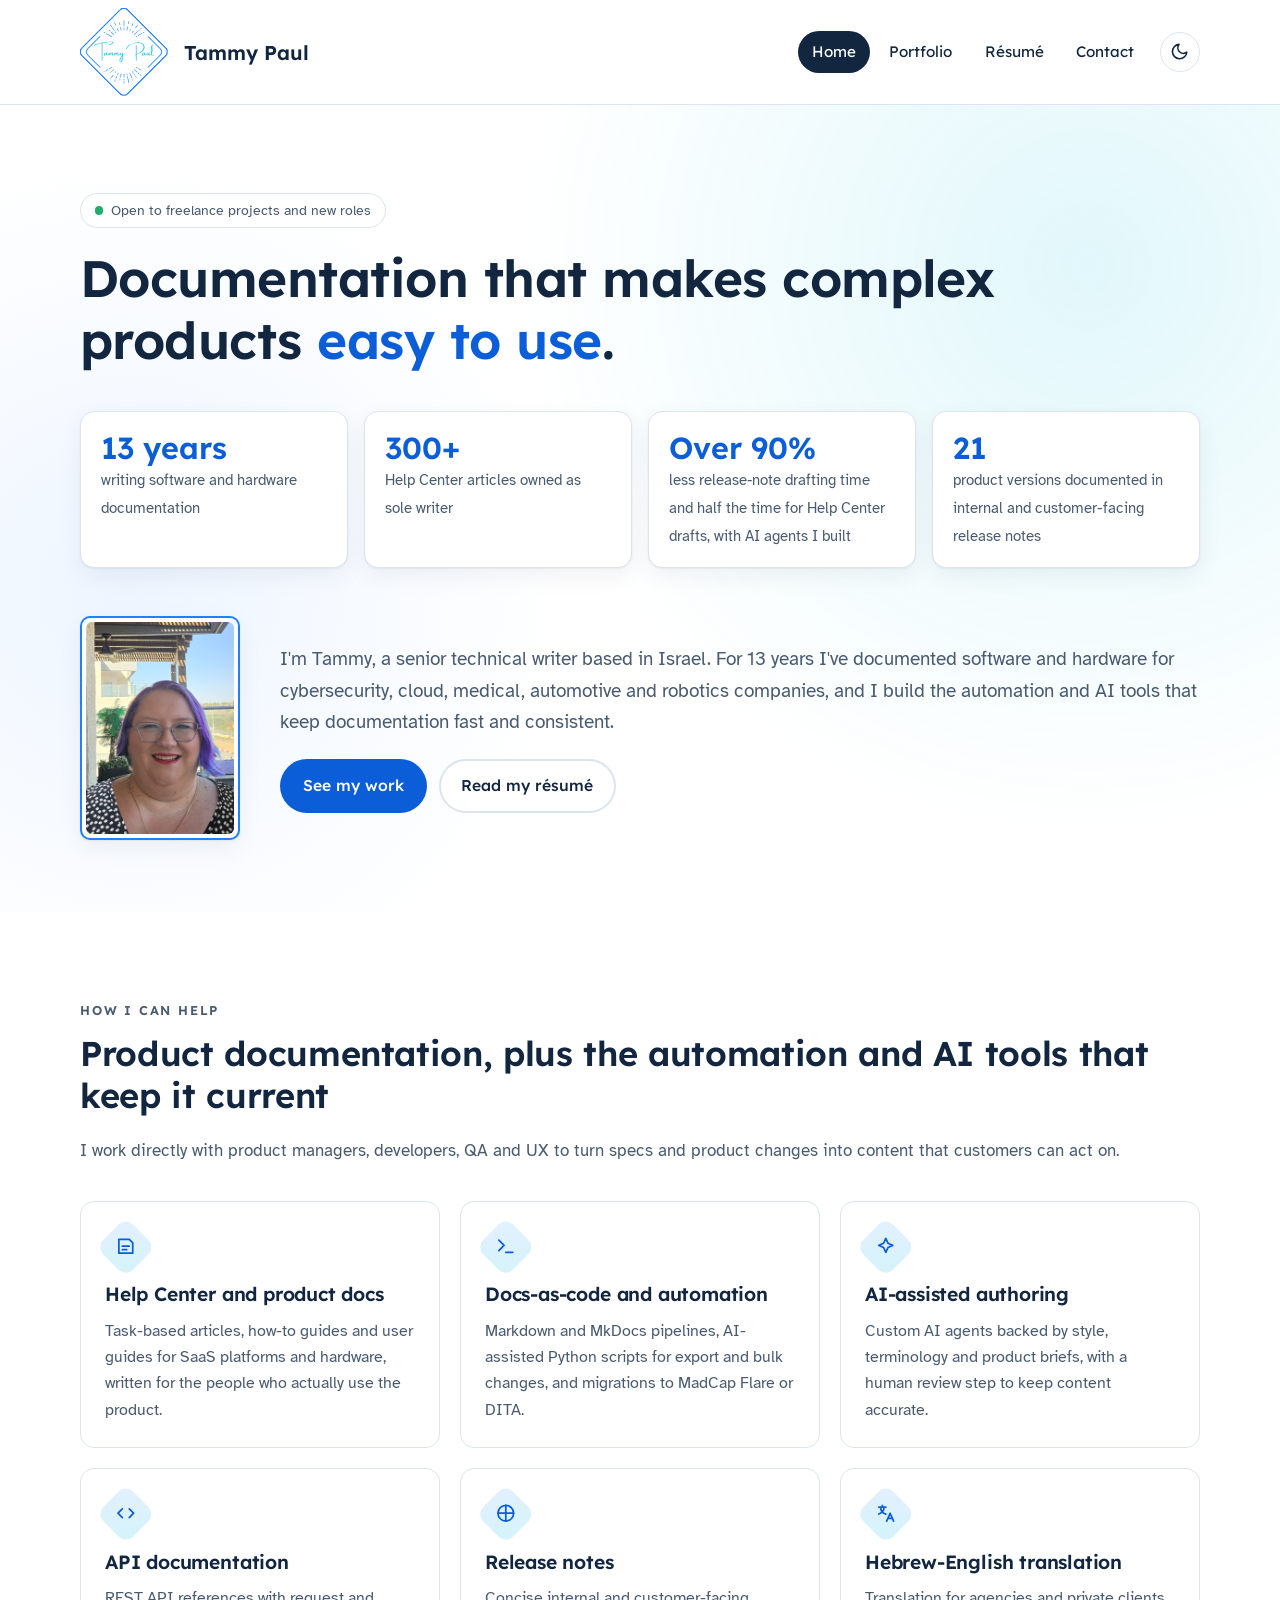
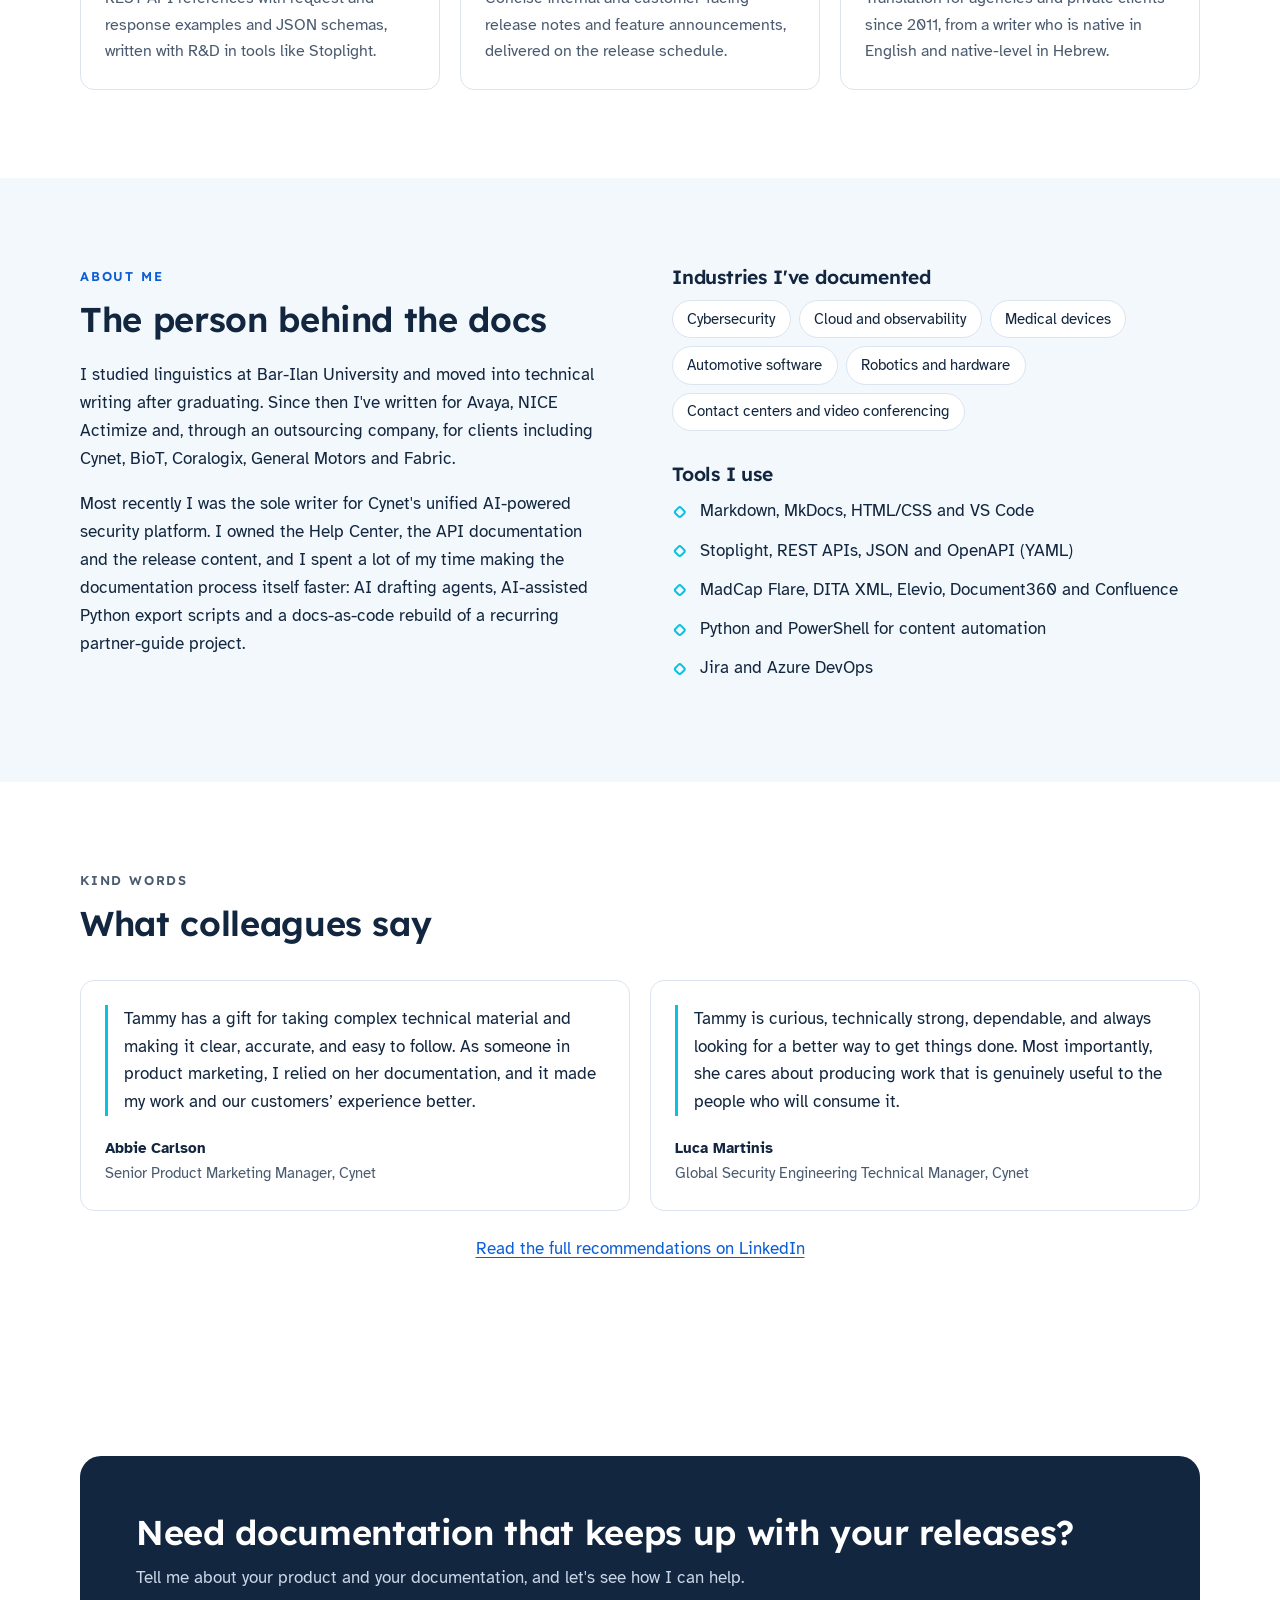
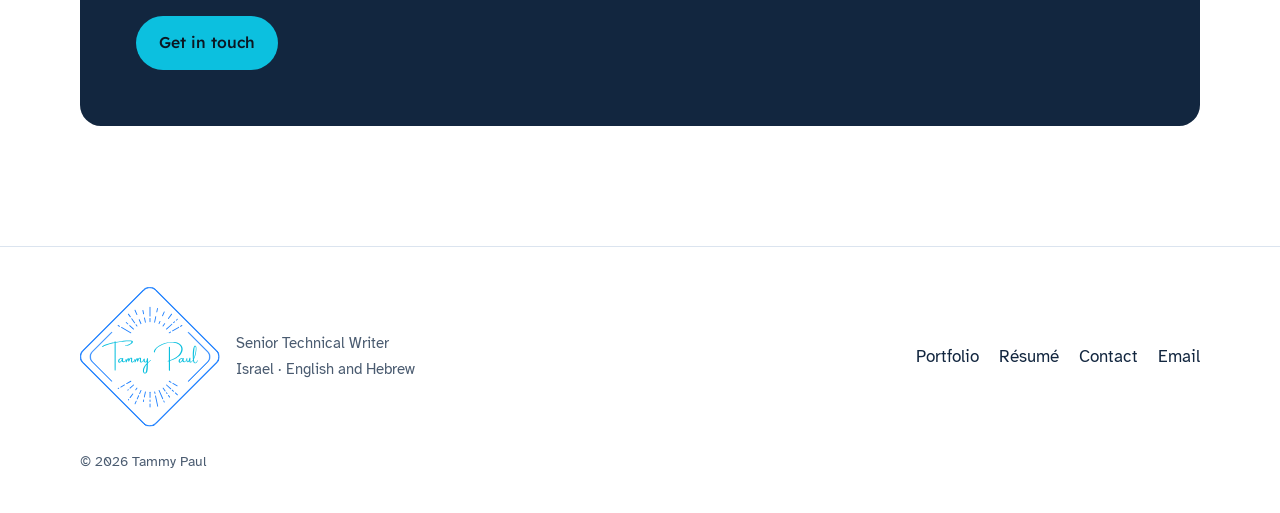
<file: index.html>
<!DOCTYPE html>
<html lang="en">
<head>
  <meta charset="utf-8">
  <meta name="viewport" content="width=device-width, initial-scale=1">
  <title>Tammy Paul | Senior Technical Writer</title>
  <meta name="description" content="Tammy Paul is a senior technical writer in Israel with 13 years of experience documenting cybersecurity, cloud, medical, automotive and robotics products.">
  <meta property="og:title" content="Tammy Paul | Senior Technical Writer">
  <meta property="og:description" content="Help Center content, release notes, API documentation and docs-as-code automation for complex software and hardware.">
  <meta property="og:image" content="images/logo.svg">
  <link rel="icon" href="images/logo.svg" type="image/svg+xml">
  <link rel="preconnect" href="https://fonts.googleapis.com">
  <link rel="preconnect" href="https://fonts.gstatic.com" crossorigin>
  <link href="https://fonts.googleapis.com/css2?family=Atkinson+Hyperlegible:ital,wght@0,400;0,700;1,400&family=Lexend:wght@400;500;600&display=swap" rel="stylesheet">
  <!-- Theme: apply the visitor's saved light/dark choice before the page draws. -->
  <script>try{var t=localStorage.getItem('theme');if(t!=='light'&&t!=='dark'){t=matchMedia('(prefers-color-scheme: dark)').matches?'dark':'light';}document.documentElement.setAttribute('data-theme',t);}catch(e){}</script>

  <link rel="stylesheet" href="css/style.css">
</head>
<body>
  <a class="skip-link" href="#main">Skip to content</a>

  <header class="site-header">
    <div class="container header-inner">
      <a class="brand" href="index.html" aria-label="Tammy Paul, home">
        <picture><source srcset="images/logo-dark.svg" media="(prefers-color-scheme: dark)"><img src="images/logo.svg" alt="" width="52" height="52"></picture>
        <span>Tammy Paul</span>
      </a>
      <button class="nav-toggle" aria-expanded="false" aria-controls="site-nav">Menu</button>
      <nav class="site-nav" id="site-nav" aria-label="Main">
        <ul>
          <li><a href="index.html" aria-current="page">Home</a></li>
          <li><a href="portfolio.html">Portfolio</a></li>
          <li><a href="resume.html">Résumé</a></li>
          <li><a href="contact.html">Contact</a></li>
        </ul>
      </nav>
      <button class="theme-toggle" type="button" aria-label="Switch to dark mode" title="Switch to dark mode">
        <svg class="icon-moon" viewBox="0 0 24 24" fill="none" stroke="currentColor" stroke-width="2" stroke-linecap="round" stroke-linejoin="round" aria-hidden="true"><path d="M21 12.8A9 9 0 1 1 11.2 3a7 7 0 0 0 9.8 9.8z"/></svg>
        <svg class="icon-sun" viewBox="0 0 24 24" fill="none" stroke="currentColor" stroke-width="2" stroke-linecap="round" stroke-linejoin="round" aria-hidden="true"><circle cx="12" cy="12" r="4"/><path d="M12 2v2M12 20v2M4.9 4.9l1.4 1.4M17.7 17.7l1.4 1.4M2 12h2M20 12h2M4.9 19.1l1.4-1.4M17.7 6.3l1.4-1.4"/></svg>
      </button>
    </div>
  </header>

  <main id="main">
    <!-- ===== Hero ===== -->
    <section class="hero">
      <div class="container">
        <!-- TODO: Edit or delete this availability line to match what you're looking for. -->
        <p class="availability">Open to freelance projects and new roles</p>
        <h1>Documentation that makes complex products <span class="accent">easy to use</span>.</h1>

        <!-- ===== Key numbers ===== -->
        <div class="stats" role="list">
          <div class="stat" role="listitem"><strong>13 years</strong><span>writing software and hardware documentation</span></div>
          <div class="stat" role="listitem"><strong>300+</strong><span>Help Center articles owned as sole writer</span></div>
          <div class="stat" role="listitem"><strong>Over 90%</strong><span>less release&#8209;note drafting time and half the time for Help Center drafts, with AI agents I built</span></div>
          <div class="stat" role="listitem"><strong>21</strong><span>product versions documented in internal and customer-facing release notes</span></div>
        </div>

        <!-- ===== Photo and introduction ===== -->
        <div class="intro">
          <div class="portrait">
            <!-- Profile photo in three sizes. The browser loads only the one the screen needs. -->
            <img src="images/profile-640x915.png"
                 srcset="images/profile-320x458.png 320w, images/profile-640x915.png 640w, images/profile-960x1372.png 960w"
                 sizes="(max-width: 640px) 130px, 160px"
                 alt="Tammy Paul" width="640" height="915" decoding="async">
          </div>
          <div>
            <p class="lead">I'm Tammy, a senior technical writer based in Israel. For 13 years I've documented software and hardware for cybersecurity, cloud, medical, automotive and robotics companies, and I build the automation and AI tools that keep documentation fast and consistent.</p>
            <div class="btn-row">
              <a class="btn btn-primary" href="portfolio.html">See my work</a>
              <a class="btn btn-ghost" href="resume.html">Read my résumé</a>
            </div>
          </div>
        </div>
      </div>
    </section>


    <!-- ===== Services ===== -->
    <section class="section" aria-labelledby="services-title">
      <div class="container">
        <div class="section-head">
          <p class="eyebrow">How I can help</p>
          <h2 id="services-title">Product documentation, plus the automation and AI tools that keep it current</h2>
          <p>I work directly with product managers, developers, QA and UX to turn specs and product changes into content that customers can act on.</p>
        </div>
        <div class="grid-3">
          <article class="card">
            <div class="icon" aria-hidden="true"><svg viewBox="0 0 24 24" fill="none" stroke-width="2" stroke-linecap="round" stroke-linejoin="round"><path d="M4 4h12l4 4v12H4z"/><path d="M8 12h8M8 16h5"/></svg></div>
            <h3>Help Center and product docs</h3>
            <p>Task-based articles, how-to guides and user guides for SaaS platforms and hardware, written for the people who actually use the product.</p>
          </article>
          <article class="card">
            <div class="icon" aria-hidden="true"><svg viewBox="0 0 24 24" fill="none" stroke-width="2" stroke-linecap="round" stroke-linejoin="round"><path d="M4 17l6-6-6-6M12 19h8"/></svg></div>
            <h3>Docs-as-code and automation</h3>
            <p>Markdown and MkDocs pipelines, AI-assisted Python scripts for export and bulk changes, and migrations to MadCap Flare or DITA.</p>
          </article>
          <article class="card">
            <div class="icon" aria-hidden="true"><svg viewBox="0 0 24 24" fill="none" stroke-width="2" stroke-linecap="round" stroke-linejoin="round"><path d="M12 3l2.5 5.5L20 11l-5.5 2.5L12 19l-2.5-5.5L4 11l5.5-2.5z"/></svg></div>
            <h3>AI-assisted authoring</h3>
            <p>Custom AI agents backed by style, terminology and product briefs, with a human review step to keep content accurate.</p>
          </article>
          <article class="card">
            <div class="icon" aria-hidden="true"><svg viewBox="0 0 24 24" fill="none" stroke-width="2" stroke-linecap="round" stroke-linejoin="round"><path d="M8 7l-5 5 5 5M16 7l5 5-5 5"/></svg></div>
            <h3>API documentation</h3>
            <p>REST API references with request and response examples and JSON schemas, written with R&amp;D in tools like Stoplight.</p>
          </article>
          <article class="card">
            <div class="icon" aria-hidden="true"><svg viewBox="0 0 24 24" fill="none" stroke-width="2" stroke-linecap="round" stroke-linejoin="round"><path d="M12 3v18M3 12h18"/><circle cx="12" cy="12" r="9"/></svg></div>
            <h3>Release notes</h3>
            <p>Concise internal and customer-facing release notes and feature announcements, delivered on the release schedule.</p>
          </article>
          <article class="card">
            <div class="icon" aria-hidden="true"><svg viewBox="0 0 24 24" fill="none" stroke-width="2" stroke-linecap="round" stroke-linejoin="round"><path d="M4 5h8M8 3v2M6 5c0 4 3 7 6 8M10 5c0 3-2 6-6 8"/><path d="M13 21l4-9 4 9M14.5 18h5"/></svg></div>
            <h3>Hebrew-English translation</h3>
            <p>Translation for agencies and private clients since 2011, from a writer who is native in English and native-level in Hebrew.</p>
          </article>
        </div>
      </div>
    </section>

    <!-- ===== About ===== -->
    <section class="section section-tint" aria-labelledby="about-title">
      <div class="container split">
        <div>
          <p class="eyebrow">About me</p>
          <h2 id="about-title">The person behind the docs</h2>
          <p>I studied linguistics at Bar-Ilan University and moved into technical writing after graduating. Since then I've written for Avaya, NICE Actimize and, through an outsourcing company, for clients including Cynet, BioT, Coralogix, General Motors and Fabric.</p>
          <p>Most recently I was the sole writer for Cynet's unified AI-powered security platform. I owned the Help Center, the API documentation and the release content, and I spent a lot of my time making the documentation process itself faster: AI drafting agents, AI-assisted Python export scripts and a docs-as-code rebuild of a recurring partner-guide project.</p>
        </div>
        <div>
          <h3>Industries I've documented</h3>
          <ul class="chips">
            <li>Cybersecurity</li>
            <li>Cloud and observability</li>
            <li>Medical devices</li>
            <li>Automotive software</li>
            <li>Robotics and hardware</li>
            <li>Contact centers and video conferencing</li>
          </ul>
          <h3 style="margin-top:2rem">Tools I use</h3>
          <ul class="check-list">
            <li>Markdown, MkDocs, HTML/CSS and VS Code</li>
            <li>Stoplight, REST APIs, JSON and OpenAPI (YAML)</li>
            <li>MadCap Flare, DITA XML, Elevio, Document360 and Confluence</li>
            <li>Python and PowerShell for content automation</li>
            <li>Jira and Azure DevOps</li>
          </ul>
        </div>
      </div>
    </section>

    <section class="section" aria-labelledby="praise-title">
      <div class="container">
        <div class="section-head">
          <p class="eyebrow">Kind words</p>
          <h2 id="praise-title">What colleagues say</h2>
        </div>
        <div class="grid-2">
          <figure class="card">
            <blockquote><p>Tammy has a gift for taking complex technical material and making it clear, accurate, and easy to follow. As someone in product marketing, I relied on her documentation, and it made my work and our customers’ experience better.</p></blockquote>
            <figcaption><strong>Abbie Carlson</strong> Senior Product Marketing Manager, Cynet</figcaption>
          </figure>
          <figure class="card">
            <blockquote><p>Tammy is curious, technically strong, dependable, and always looking for a better way to get things done. Most importantly, she cares about producing work that is genuinely useful to the people who will consume it.</p></blockquote>
            <figcaption><strong>Luca Martinis</strong> Global Security Engineering Technical Manager, Cynet</figcaption>
          </figure>
        </div>
            <p style="margin-top:1.5rem; text-align:center"><a href="https://www.linkedin.com/in/tammyspaul/details/recommendations/?detailScreenTabIndex=0">Read the full recommendations on LinkedIn</a></p>
</div>
    </section>


    <!-- ===== Call to action ===== -->
    <section class="section">
      <div class="container">
        <div class="cta">
          <div>
            <h2>Need documentation that keeps up with your releases?</h2>
            <p>Tell me about your product and your documentation, and let's see how I can help.</p>
          </div>
          <a class="btn btn-primary" href="contact.html">Get in touch</a>
        </div>
      </div>
    </section>
  </main>

  <footer class="site-footer">
    <div class="container footer-inner">
      <div class="footer-brand">
        <picture><source srcset="images/logo-dark.svg" media="(prefers-color-scheme: dark)"><img src="images/logo.svg" alt="Tammy Paul logo" width="84" height="84"></picture>
        <p>Senior Technical Writer<br>Israel · English and Hebrew</p>
      </div>
      <ul class="footer-links">
        <li><a href="portfolio.html">Portfolio</a></li>
        <li><a href="resume.html">Résumé</a></li>
        <li><a href="contact.html">Contact</a></li>
        <li><a href="mailto:tammy.s.paul@gmail.com">Email</a></li>
      </ul>
      <p class="copyright">© <span id="year">2026</span> Tammy Paul</p>
    </div>
  </footer>
  <script src="js/main.js"></script>
</body>
</html>
</file>
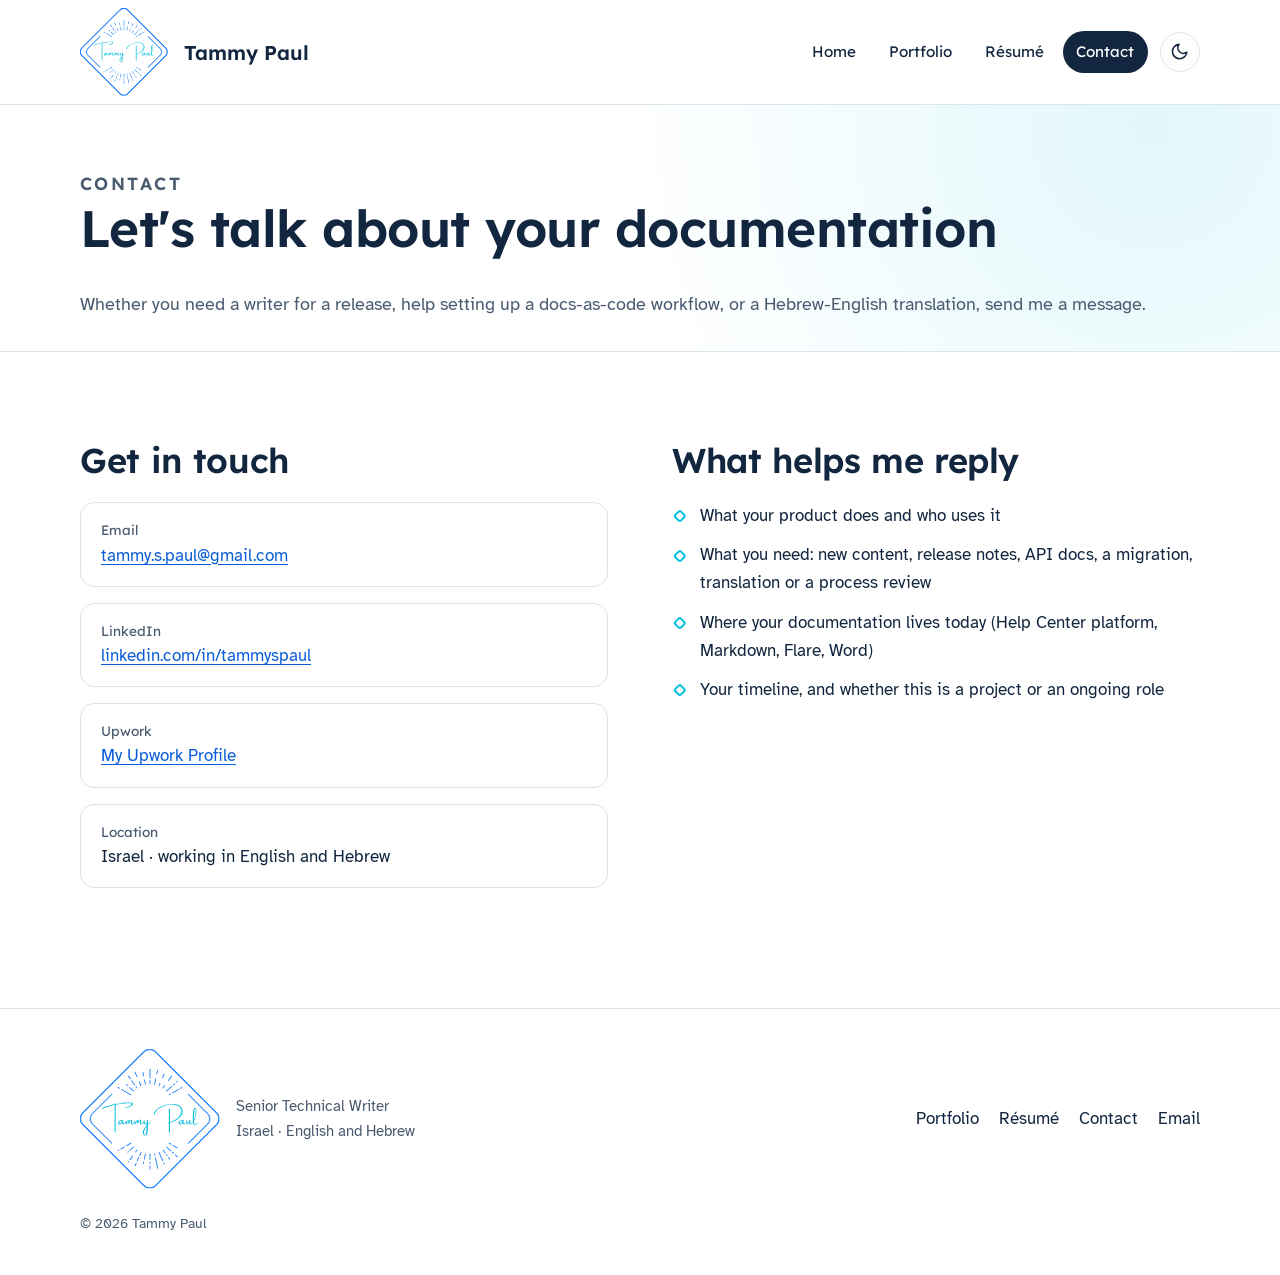
<file: contact.html>
<!DOCTYPE html>
<html lang="en">
<head>
  <meta charset="utf-8">
  <meta name="viewport" content="width=device-width, initial-scale=1">
  <title>Contact | Tammy Paul, Senior Technical Writer</title>
  <meta name="description" content="Contact Tammy Paul about technical writing, documentation consulting or Hebrew-English translation.">
  <link rel="icon" href="images/logo.svg" type="image/svg+xml">
  <link rel="preconnect" href="https://fonts.googleapis.com">
  <link rel="preconnect" href="https://fonts.gstatic.com" crossorigin>
  <link href="https://fonts.googleapis.com/css2?family=Atkinson+Hyperlegible:ital,wght@0,400;0,700;1,400&family=Lexend:wght@400;500;600&display=swap" rel="stylesheet">
  <!-- Theme: apply the visitor's saved light/dark choice before the page draws. -->
  <script>try{var t=localStorage.getItem('theme');if(t!=='light'&&t!=='dark'){t=matchMedia('(prefers-color-scheme: dark)').matches?'dark':'light';}document.documentElement.setAttribute('data-theme',t);}catch(e){}</script>
  <link rel="stylesheet" href="css/style.css">
</head>
<body>
  <a class="skip-link" href="#main">Skip to content</a>

  <header class="site-header">
    <div class="container header-inner">
      <a class="brand" href="index.html" aria-label="Tammy Paul, home">
        <picture><source srcset="images/logo-dark.svg" media="(prefers-color-scheme: dark)"><img src="images/logo.svg" alt="" width="52" height="52"></picture>
        <span>Tammy Paul</span>
      </a>
      <button class="nav-toggle" aria-expanded="false" aria-controls="site-nav">Menu</button>
      <nav class="site-nav" id="site-nav" aria-label="Main">
        <ul>
          <li><a href="index.html">Home</a></li>
          <li><a href="portfolio.html">Portfolio</a></li>
          <li><a href="resume.html">Résumé</a></li>
          <li><a href="contact.html" aria-current="page">Contact</a></li>
        </ul>
      </nav>
      <button class="theme-toggle" type="button" aria-label="Switch to dark mode" title="Switch to dark mode">
        <svg class="icon-moon" viewBox="0 0 24 24" fill="none" stroke="currentColor" stroke-width="2" stroke-linecap="round" stroke-linejoin="round" aria-hidden="true"><path d="M21 12.8A9 9 0 1 1 11.2 3a7 7 0 0 0 9.8 9.8z"/></svg>
        <svg class="icon-sun" viewBox="0 0 24 24" fill="none" stroke="currentColor" stroke-width="2" stroke-linecap="round" stroke-linejoin="round" aria-hidden="true"><circle cx="12" cy="12" r="4"/><path d="M12 2v2M12 20v2M4.9 4.9l1.4 1.4M17.7 17.7l1.4 1.4M2 12h2M20 12h2M4.9 19.1l1.4-1.4M17.7 6.3l1.4-1.4"/></svg>
      </button>
    </div>
  </header>

  <main id="main">
    <section class="page-head">
      <div class="container">
        <p class="eyebrow">Contact</p>
        <h1>Let's talk about your documentation</h1>
        <p>Whether you need a writer for a release, help setting up a docs-as-code workflow, or a Hebrew-English translation, send me a message.</p>
      </div>
    </section>

    <section class="section">
      <div class="container split">
        <div>
          <h2>Get in touch</h2>
          <ul class="contact-list">
            <li>
              <div>
                <span class="label">Email</span>
                <a href="mailto:tammy.s.paul@gmail.com">tammy.s.paul@gmail.com</a>
              </div>
            </li>
            <li>
              <div>
                <span class="label">LinkedIn</span>
                     <a href="https://www.linkedin.com/in/tammyspaul/">linkedin.com/in/tammyspaul</a>
              </div>
            </li>
            <li>
              <div>
                <span class="label">Upwork</span>
                      <a href="https://www.upwork.com/freelancers/~0104f9df4dbb331988?mp_source=share">My Upwork Profile</a>
              </div>
            </li>
            <li>
              <div>
                <span class="label">Location</span>
                Israel · working in English and Hebrew
              </div>
            </li>
          </ul>
        </div>

        <div>
          <h2>What helps me reply</h2>
          <ul class="check-list">
            <li>What your product does and who uses it</li>
            <li>What you need: new content, release notes, API docs, a migration, translation or a process review</li>
            <li>Where your documentation lives today (Help Center platform, Markdown, Flare, Word)</li>
            <li>Your timeline, and whether this is a project or an ongoing role</li>
          </ul>

          <!--
            OPTIONAL CONTACT FORM (works only if the site is hosted on Netlify)
            GitHub Pages cannot receive form submissions, so this form is switched off.
            To use it on Netlify:
              1. Remove the comment markers around the <form> below.
              2. In Netlify, turn on form detection (see SETUP.md, part 6).
              3. Push the change. Messages appear under Forms in Netlify.

          <form name="contact" method="POST" data-netlify="true" netlify-honeypot="bot-field" style="margin-top:2rem">
            <p class="visually-hidden"><label>Leave this empty: <input name="bot-field"></label></p>
            <div class="form-field"><label for="name">Name</label><input id="name" name="name" required></div>
            <div class="form-field"><label for="email">Email</label><input id="email" name="email" type="email" required></div>
            <div class="form-field"><label for="message">Message</label><textarea id="message" name="message" required></textarea></div>
            <button class="btn btn-primary" type="submit">Send message</button>
          </form>
          -->
        </div>
      </div>
    </section>
  </main>

  <footer class="site-footer">
    <div class="container footer-inner">
      <div class="footer-brand">
        <picture><source srcset="images/logo-dark.svg" media="(prefers-color-scheme: dark)"><img src="images/logo.svg" alt="Tammy Paul logo" width="84" height="84"></picture>
        <p>Senior Technical Writer<br>Israel · English and Hebrew</p>
      </div>
      <ul class="footer-links">
        <li><a href="portfolio.html">Portfolio</a></li>
        <li><a href="resume.html">Résumé</a></li>
        <li><a href="contact.html">Contact</a></li>
        <li><a href="mailto:tammy.s.paul@gmail.com">Email</a></li>
      </ul>
      <p class="copyright">© <span id="year">2026</span> Tammy Paul</p>
    </div>
  </footer>
  <script src="js/main.js"></script>
</body>
</html>
</file>
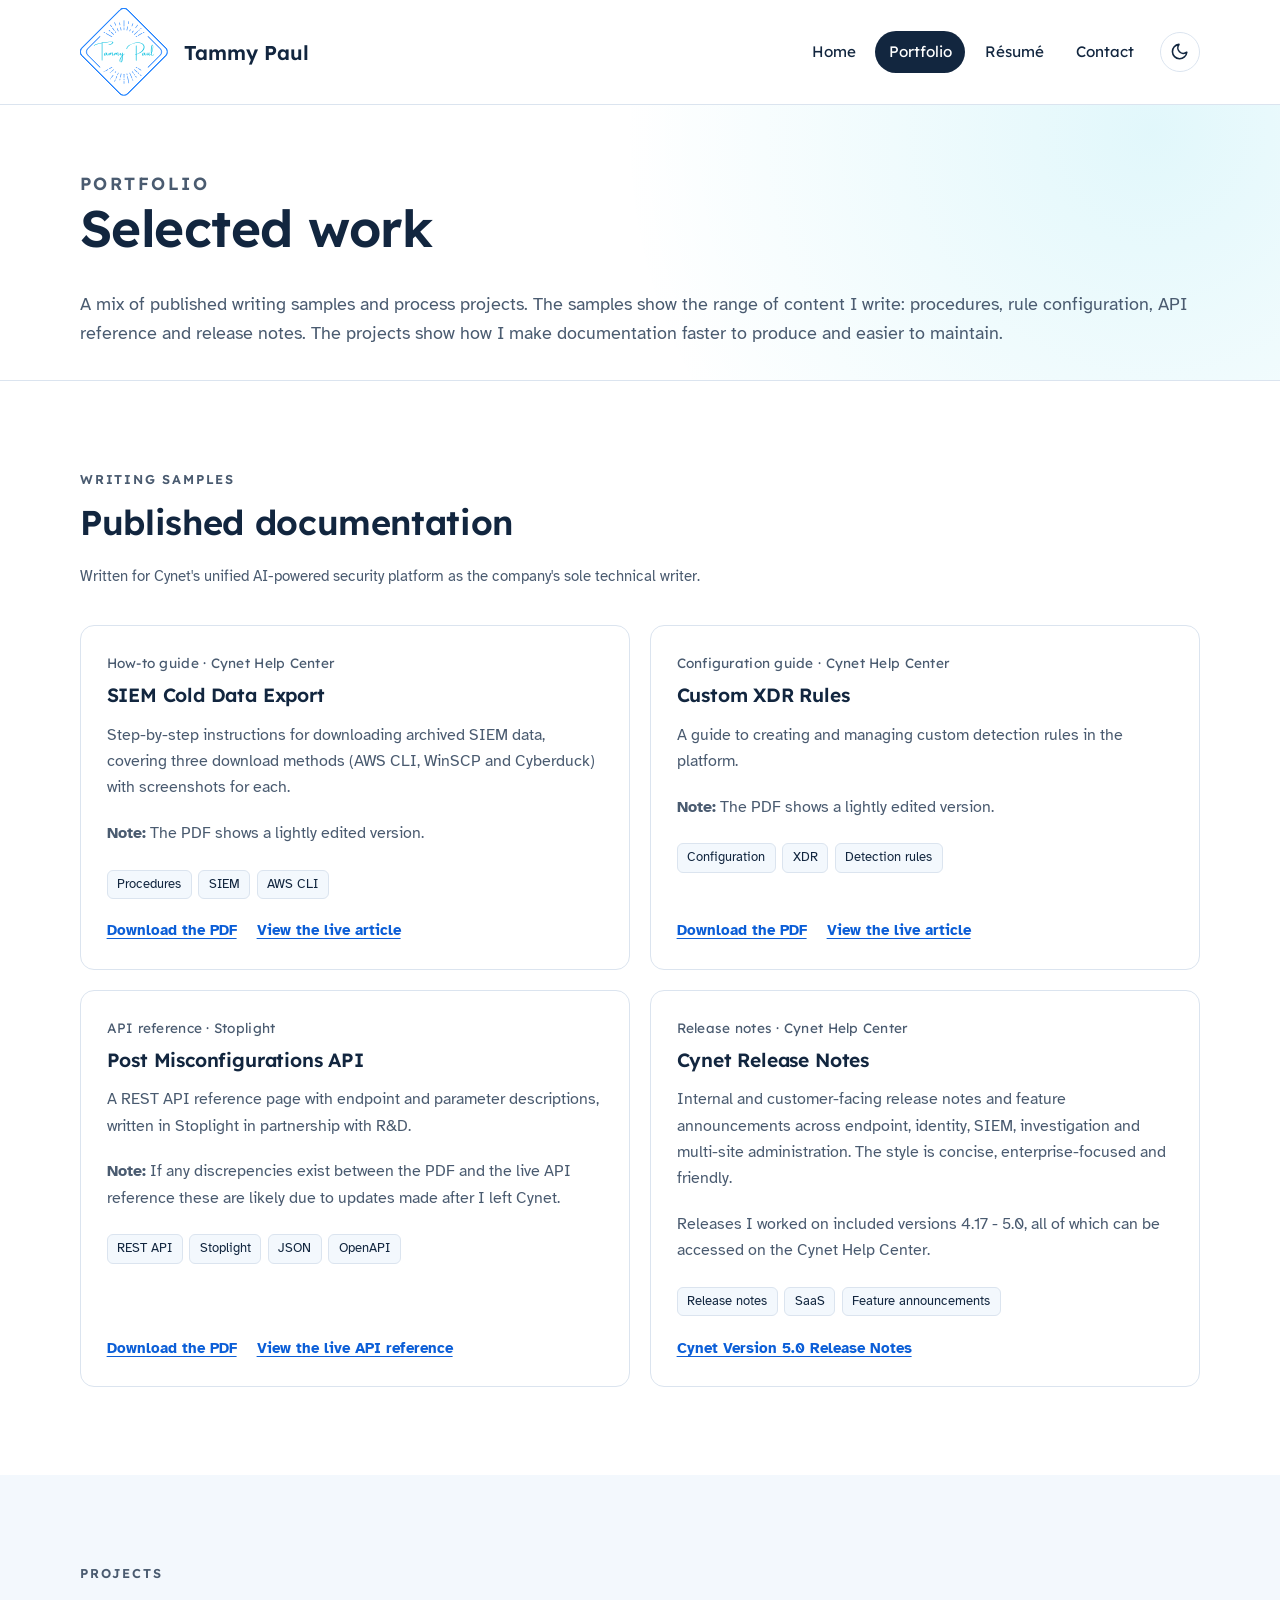
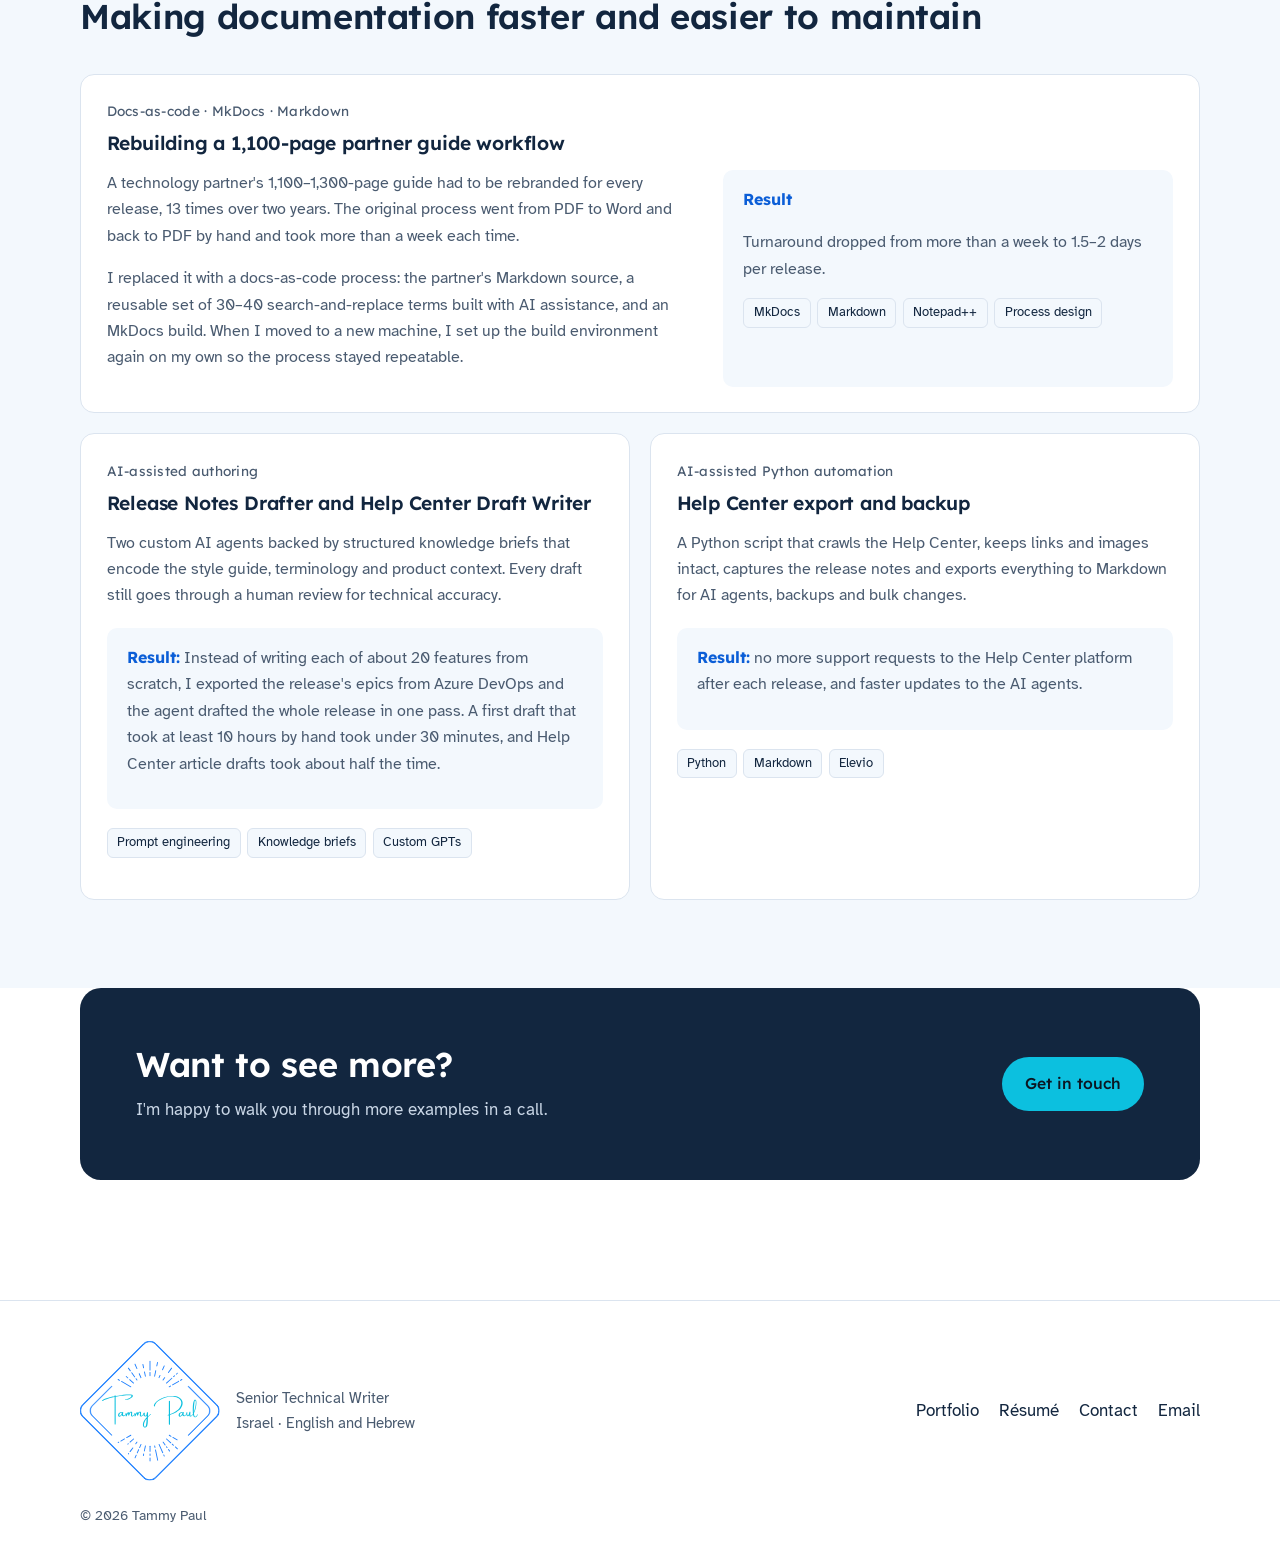
<file: portfolio.html>
<!DOCTYPE html>
<html lang="en">
<head>
  <meta charset="utf-8">
  <meta name="viewport" content="width=device-width, initial-scale=1">
  <title>Portfolio | Tammy Paul, Senior Technical Writer</title>
  <meta name="description" content="Writing samples and documentation projects by Tammy Paul: Help Center articles, API reference, release notes, AI authoring agents and docs-as-code automation.">
  <link rel="icon" href="images/logo.svg" type="image/svg+xml">
  <link rel="preconnect" href="https://fonts.googleapis.com">
  <link rel="preconnect" href="https://fonts.gstatic.com" crossorigin>
  <link href="https://fonts.googleapis.com/css2?family=Atkinson+Hyperlegible:ital,wght@0,400;0,700;1,400&family=Lexend:wght@400;500;600&display=swap" rel="stylesheet">
  <!-- Theme: apply the visitor's saved light/dark choice before the page draws. -->
  <script>try{var t=localStorage.getItem('theme');if(t!=='light'&&t!=='dark'){t=matchMedia('(prefers-color-scheme: dark)').matches?'dark':'light';}document.documentElement.setAttribute('data-theme',t);}catch(e){}</script>
  <link rel="stylesheet" href="css/style.css">
</head>
<body>
  <a class="skip-link" href="#main">Skip to content</a>

  <header class="site-header">
    <div class="container header-inner">
      <a class="brand" href="index.html" aria-label="Tammy Paul, home">
        <picture><source srcset="images/logo-dark.svg" media="(prefers-color-scheme: dark)"><img src="images/logo.svg" alt="" width="52" height="52"></picture>
        <span>Tammy Paul</span>
      </a>
      <button class="nav-toggle" aria-expanded="false" aria-controls="site-nav">Menu</button>
      <nav class="site-nav" id="site-nav" aria-label="Main">
        <ul>
          <li><a href="index.html">Home</a></li>
          <li><a href="portfolio.html" aria-current="page">Portfolio</a></li>
          <li><a href="resume.html">Résumé</a></li>
          <li><a href="contact.html">Contact</a></li>
        </ul>
      </nav>
      <button class="theme-toggle" type="button" aria-label="Switch to dark mode" title="Switch to dark mode">
        <svg class="icon-moon" viewBox="0 0 24 24" fill="none" stroke="currentColor" stroke-width="2" stroke-linecap="round" stroke-linejoin="round" aria-hidden="true"><path d="M21 12.8A9 9 0 1 1 11.2 3a7 7 0 0 0 9.8 9.8z"/></svg>
        <svg class="icon-sun" viewBox="0 0 24 24" fill="none" stroke="currentColor" stroke-width="2" stroke-linecap="round" stroke-linejoin="round" aria-hidden="true"><circle cx="12" cy="12" r="4"/><path d="M12 2v2M12 20v2M4.9 4.9l1.4 1.4M17.7 17.7l1.4 1.4M2 12h2M20 12h2M4.9 19.1l1.4-1.4M17.7 6.3l1.4-1.4"/></svg>
      </button>
    </div>
  </header>

  <main id="main">
    <section class="page-head">
      <div class="container">
        <p class="eyebrow">Portfolio</p>
        <h1>Selected work</h1>
        <p>A mix of published writing samples and process projects. The samples show the range of content I write: procedures, rule configuration, API reference and release notes. The projects show how I make documentation faster to produce and easier to maintain.</p>
      </div>
    </section>

    <!--
      HOW TO ADD A LINK TO A CARD
      Each card ends with a "work-links" block. Where you see
        <span class="placeholder-link">Link coming soon</span>
      replace it with a real link, for example:
        <a href="https://example.com/article">Read the article</a>
      For a PDF sample, put the file in the "files" folder and link to it:
        <a href="files/my-sample.pdf">Download the PDF</a>
      To hide a card completely, delete everything from <article> to </article>.
    -->

    <!-- ===== Writing samples ===== -->
    <section class="section" aria-labelledby="samples-title">
      <div class="container">
        <div class="section-head">
          <p class="eyebrow">Writing samples</p>
          <h2 id="samples-title">Published documentation</h2>
          <p class="filter-note">Written for Cynet's unified AI-powered security platform as the company's sole technical writer.</p>
        </div>

        <div class="grid-2">
          <article class="work">
            <p class="meta">How-to guide · Cynet Help Center</p>
            <h3>SIEM Cold Data Export</h3>
            <p>Step-by-step instructions for downloading archived SIEM data, covering three download methods (AWS CLI, WinSCP and Cyberduck) with screenshots for each.</p>
            <p><strong>Note:</strong> The PDF shows a lightly edited version.</p>
            <ul class="tags"><li>Procedures</li><li>SIEM</li><li>AWS CLI</li></ul>
            <div class="work-links">
              <a href="files/SIEM_Cold_Data_Export.pdf">Download the PDF</a>
              <a href="https://help.cynet.com/en/articles/411">View the live article</a>
            </div>
          </article>

          <article class="work">
            <p class="meta">Configuration guide · Cynet Help Center</p>
            <h3>Custom XDR Rules</h3>
            <p>A guide to creating and managing custom detection rules in the platform.</p>
            <p><strong>Note:</strong> The PDF shows a lightly edited version.</p>           
            <ul class="tags"><li>Configuration</li><li>XDR</li><li>Detection rules</li></ul>
            <div class="work-links">
              <a href="files/Custom_XDR_Rules.pdf">Download the PDF</a>
              <a href="https://help.cynet.com/en/articles/394">View the live article</a>
            </div>
          </article>

          <article class="work">
            <p class="meta">API reference · Stoplight</p>
            <h3>Post Misconfigurations API</h3>
            <p>A REST API reference page with endpoint and parameter descriptions, written in Stoplight in partnership with R&amp;D.</p>
            <p><strong>Note:</strong> If any discrepencies exist between the PDF and the live API reference these are likely due to updates made after I left Cynet.</p>
            <ul class="tags"><li>REST API</li><li>Stoplight</li><li>JSON</li><li>OpenAPI</li></ul>
            <div class="work-links">
              <a href="files/Post_Misconfigurations_API.pdf">Download the PDF</a>
              <a href="https://help.api.cynet.com/docs/API-V3/1ubynri207hz7-post-misconfigurations">View the live API reference</a>
            </div>
          </article>

          <article class="work">
            <p class="meta">Release notes · Cynet Help Center</p>
            <h3>Cynet Release Notes</h3>
            <p>Internal and customer-facing release notes and feature announcements across endpoint, identity, SIEM, investigation and multi-site administration. The style is concise, enterprise-focused and friendly.</p>
            <p>Releases I worked on included versions 4.17 - 5.0, all of which can be accessed on the Cynet Help Center.</p>
            <ul class="tags"><li>Release notes</li><li>SaaS</li><li>Feature announcements</li></ul>
            <div class="work-links">
              <a href="https://help.cynet.com/en/articles/416-release-notes-v5-0-saas">Cynet Version 5.0 Release Notes</a>
            </div>
          </article>
        </div>
      </div>
    </section>

    <!-- ===== Process projects ===== -->
    <section class="section section-tint" aria-labelledby="projects-title">
      <div class="container">
        <div class="section-head">
          <p class="eyebrow">Projects</p>
          <h2 id="projects-title">Making documentation faster and easier to maintain</h2>
        </div>

        <div class="grid-2">
          <article class="work work-featured">
            <p class="meta">Docs-as-code · MkDocs · Markdown</p>
            <h3>Rebuilding a 1,100-page partner guide workflow</h3>
            <div class="work-body">
              <div>
                <p>A technology partner's 1,100–1,300-page guide had to be rebranded for every release, 13 times over two years. The original process went from PDF to Word and back to PDF by hand and took more than a week each time.</p>
                <p>I replaced it with a docs-as-code process: the partner's Markdown source, a reusable set of 30–40 search-and-replace terms built with AI assistance, and an MkDocs build. When I moved to a new machine, I set up the build environment again on my own so the process stayed repeatable.</p>
              </div>
              <div class="outcome">
                <p><strong>Result</strong></p>
                <p>Turnaround dropped from more than a week to 1.5–2 days per release.</p>
                <ul class="tags"><li>MkDocs</li><li>Markdown</li><li>Notepad++</li><li>Process design</li></ul>
              </div>
            </div>
          </article>

          <article class="work">
            <p class="meta">AI-assisted authoring</p>
            <h3>Release Notes Drafter and Help Center Draft Writer</h3>
            <p>Two custom AI agents backed by structured knowledge briefs that encode the style guide, terminology and product context. Every draft still goes through a human review for technical accuracy.</p>
            <div class="outcome"><p><strong>Result:</strong> Instead of writing each of about 20 features from scratch, I exported the release's epics from Azure DevOps and the agent drafted the whole release in one pass. A first draft that took at least 10 hours by hand took under 30 minutes, and Help Center article drafts took about half the time.</p></div>
            <ul class="tags" style="margin-top:1rem"><li>Prompt engineering</li><li>Knowledge briefs</li><li>Custom GPTs</li></ul>
          </article>

          <article class="work">
            <p class="meta">AI-assisted Python automation</p>
            <h3>Help Center export and backup</h3>
            <p>A Python script that crawls the Help Center, keeps links and images intact, captures the release notes and exports everything to Markdown for AI agents, backups and bulk changes.</p>
            <div class="outcome"><p><strong>Result:</strong> no more support requests to the Help Center platform after each release, and faster updates to the AI agents.</p></div>
            <ul class="tags" style="margin-top:1rem"><li>Python</li><li>Markdown</li><li>Elevio</li></ul>
          </article>
        </div>
      </div>
    </section>



    <section class="section" style="padding-top:0">
      <div class="container">
        <div class="cta">
          <div>
            <h2>Want to see more?</h2>
            <p>I'm happy to walk you through more examples in a call.</p>
          </div>
          <a class="btn btn-primary" href="contact.html">Get in touch</a>
        </div>
      </div>
    </section>
  </main>

  <footer class="site-footer">
    <div class="container footer-inner">
      <div class="footer-brand">
        <picture><source srcset="images/logo-dark.svg" media="(prefers-color-scheme: dark)"><img src="images/logo.svg" alt="Tammy Paul logo" width="84" height="84"></picture>
        <p>Senior Technical Writer<br>Israel · English and Hebrew</p>
      </div>
      <ul class="footer-links">
        <li><a href="portfolio.html">Portfolio</a></li>
        <li><a href="resume.html">Résumé</a></li>
        <li><a href="contact.html">Contact</a></li>
        <li><a href="mailto:tammy.s.paul@gmail.com">Email</a></li>
      </ul>
      <p class="copyright">© <span id="year">2026</span> Tammy Paul</p>
    </div>
  </footer>
  <script src="js/main.js"></script>
</body>
</html>
</file>
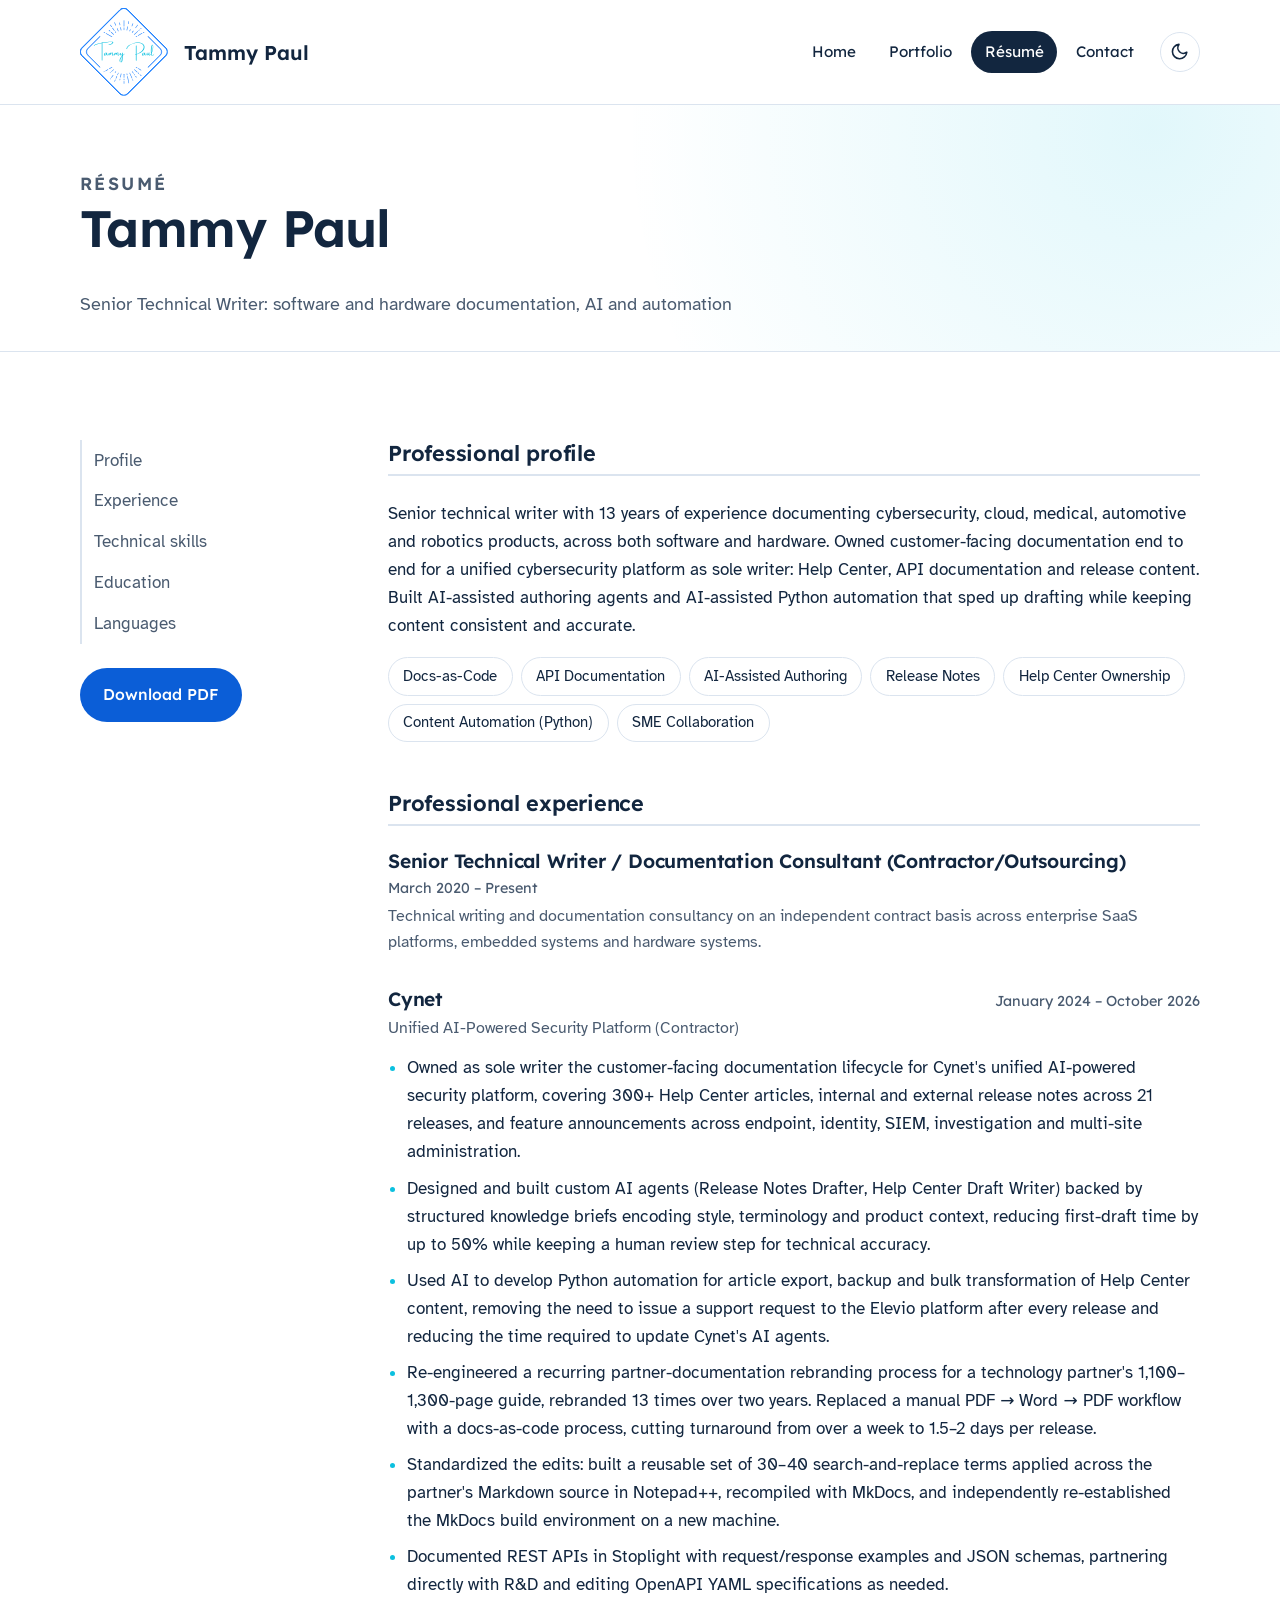
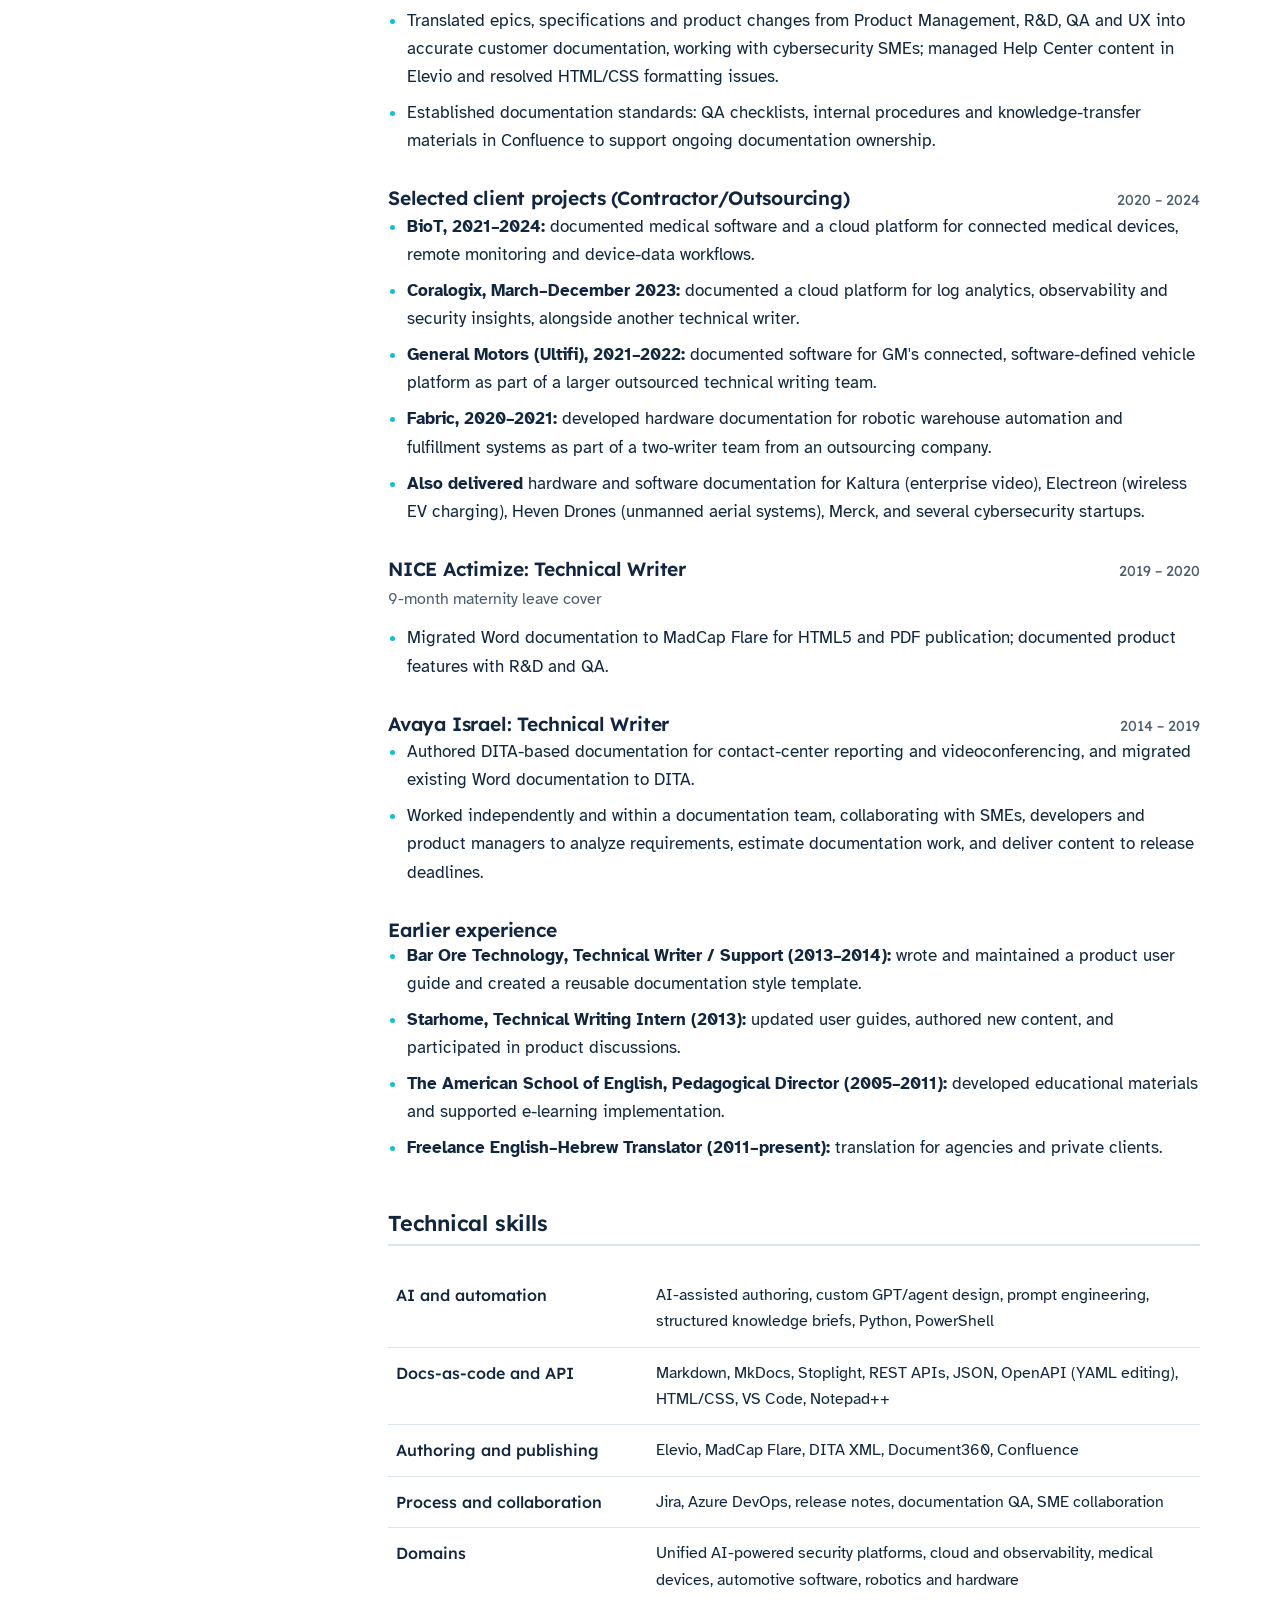
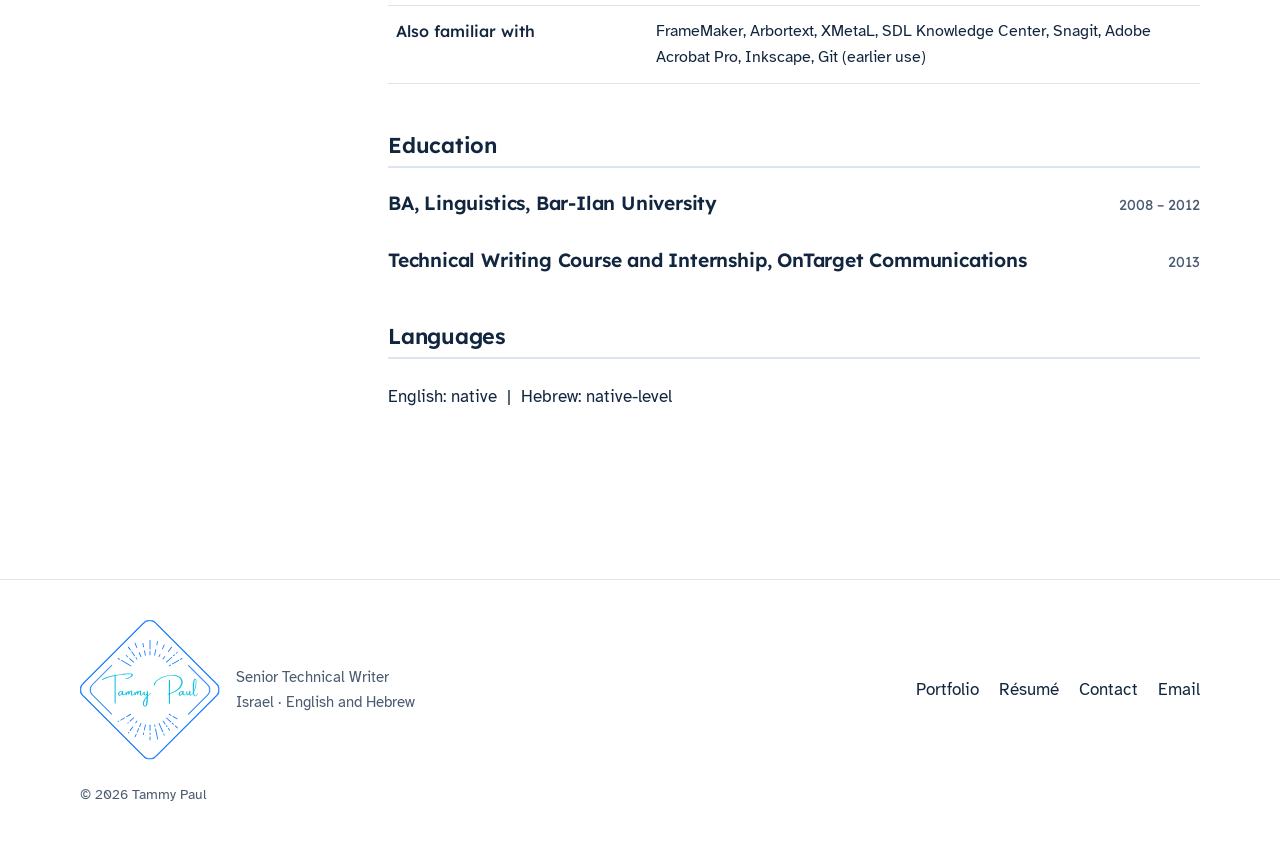
<file: resume.html>
<!DOCTYPE html>
<html lang="en">
<head>
  <meta charset="utf-8">
  <meta name="viewport" content="width=device-width, initial-scale=1">
  <title>Résumé | Tammy Paul, Senior Technical Writer</title>
  <meta name="description" content="Résumé of Tammy Paul, senior technical writer: experience at Cynet, BioT, Coralogix, General Motors, NICE Actimize and Avaya.">
  <link rel="icon" href="images/logo.svg" type="image/svg+xml">
  <link rel="preconnect" href="https://fonts.googleapis.com">
  <link rel="preconnect" href="https://fonts.gstatic.com" crossorigin>
  <link href="https://fonts.googleapis.com/css2?family=Atkinson+Hyperlegible:ital,wght@0,400;0,700;1,400&family=Lexend:wght@400;500;600&display=swap" rel="stylesheet">
  <!-- Theme: apply the visitor's saved light/dark choice before the page draws. -->
  <script>try{var t=localStorage.getItem('theme');if(t!=='light'&&t!=='dark'){t=matchMedia('(prefers-color-scheme: dark)').matches?'dark':'light';}document.documentElement.setAttribute('data-theme',t);}catch(e){}</script>
  <link rel="stylesheet" href="css/style.css">
</head>
<body>
  <a class="skip-link" href="#main">Skip to content</a>

  <header class="site-header">
    <div class="container header-inner">
      <a class="brand" href="index.html" aria-label="Tammy Paul, home">
        <picture><source srcset="images/logo-dark.svg" media="(prefers-color-scheme: dark)"><img src="images/logo.svg" alt="" width="52" height="52"></picture>
        <span>Tammy Paul</span>
      </a>
      <button class="nav-toggle" aria-expanded="false" aria-controls="site-nav">Menu</button>
      <nav class="site-nav" id="site-nav" aria-label="Main">
        <ul>
          <li><a href="index.html">Home</a></li>
          <li><a href="portfolio.html">Portfolio</a></li>
          <li><a href="resume.html" aria-current="page">Résumé</a></li>
          <li><a href="contact.html">Contact</a></li>
        </ul>
      </nav>
      <button class="theme-toggle" type="button" aria-label="Switch to dark mode" title="Switch to dark mode">
        <svg class="icon-moon" viewBox="0 0 24 24" fill="none" stroke="currentColor" stroke-width="2" stroke-linecap="round" stroke-linejoin="round" aria-hidden="true"><path d="M21 12.8A9 9 0 1 1 11.2 3a7 7 0 0 0 9.8 9.8z"/></svg>
        <svg class="icon-sun" viewBox="0 0 24 24" fill="none" stroke="currentColor" stroke-width="2" stroke-linecap="round" stroke-linejoin="round" aria-hidden="true"><circle cx="12" cy="12" r="4"/><path d="M12 2v2M12 20v2M4.9 4.9l1.4 1.4M17.7 17.7l1.4 1.4M2 12h2M20 12h2M4.9 19.1l1.4-1.4M17.7 6.3l1.4-1.4"/></svg>
      </button>
    </div>
  </header>

  <main id="main">
    <section class="page-head">
      <div class="container">
        <p class="eyebrow">Résumé</p>
        <h1>Tammy Paul</h1>
        <p>Senior Technical Writer: software and hardware documentation, AI and automation</p>
      </div>
    </section>

    <section class="section">
      <div class="container resume-layout">
        <aside class="resume-aside">
          <nav aria-label="Résumé sections">
            <ul>
              <li><a href="#profile">Profile</a></li>
              <li><a href="#experience">Experience</a></li>
              <li><a href="#skills">Technical skills</a></li>
              <li><a href="#education">Education</a></li>
              <li><a href="#languages">Languages</a></li>
            </ul>
          </nav>
          <a class="btn btn-primary" href="files/Tammy_Paul_CV.pdf" download>Download PDF</a>
        </aside>

        <div>
          <section class="resume-section" id="profile">
            <h2>Professional profile</h2>
            <p>Senior technical writer with 13 years of experience documenting cybersecurity, cloud, medical, automotive and robotics products, across both software and hardware. Owned customer-facing documentation end to end for a unified cybersecurity platform as sole writer: Help Center, API documentation and release content. Built AI-assisted authoring agents and AI-assisted Python automation that sped up drafting while keeping content consistent and accurate.</p>
            <ul class="chips">
              <li>Docs-as-Code</li><li>API Documentation</li><li>AI-Assisted Authoring</li><li>Release Notes</li>
              <li>Help Center Ownership</li><li>Content Automation (Python)</li><li>SME Collaboration</li>
            </ul>
          </section>

          <section class="resume-section" id="experience">
            <h2>Professional experience</h2>

            <div class="job">
              <div class="job-head">
                <h3>Senior Technical Writer / Documentation Consultant (Contractor/Outsourcing)</h3>
                <span class="job-date">March 2020 – Present</span>
              </div>
              <p class="job-sub">Technical writing and documentation consultancy on an independent contract basis across enterprise SaaS platforms, embedded systems and hardware systems.</p>
            </div>

            <div class="job">
              <div class="job-head">
                <h3>Cynet</h3>
                <span class="job-date">January 2024 – October 2026</span>
              </div>
              <p class="job-sub">Unified AI-Powered Security Platform (Contractor)</p>
              <ul>
                <li>Owned as sole writer the customer-facing documentation lifecycle for Cynet's unified AI-powered security platform, covering 300+ Help Center articles, internal and external release notes across 21 releases, and feature announcements across endpoint, identity, SIEM, investigation and multi-site administration.</li>
                <li>Designed and built custom AI agents (Release Notes Drafter, Help Center Draft Writer) backed by structured knowledge briefs encoding style, terminology and product context, reducing first-draft time by up to 50% while keeping a human review step for technical accuracy.</li>
                <li>Used AI to develop Python automation for article export, backup and bulk transformation of Help Center content, removing the need to issue a support request to the Elevio platform after every release and reducing the time required to update Cynet's AI agents.</li>
                <li>Re-engineered a recurring partner-documentation rebranding process for a technology partner's 1,100–1,300-page guide, rebranded 13 times over two years. Replaced a manual PDF → Word → PDF workflow with a docs-as-code process, cutting turnaround from over a week to 1.5–2 days per release.</li>
                <li>Standardized the edits: built a reusable set of 30–40 search-and-replace terms applied across the partner's Markdown source in Notepad++, recompiled with MkDocs, and independently re-established the MkDocs build environment on a new machine.</li>
                <li>Documented REST APIs in Stoplight with request/response examples and JSON schemas, partnering directly with R&amp;D and editing OpenAPI YAML specifications as needed.</li>
                <li>Translated epics, specifications and product changes from Product Management, R&amp;D, QA and UX into accurate customer documentation, working with cybersecurity SMEs; managed Help Center content in Elevio and resolved HTML/CSS formatting issues.</li>
                <li>Established documentation standards: QA checklists, internal procedures and knowledge-transfer materials in Confluence to support ongoing documentation ownership.</li>
              </ul>
            </div>

            <div class="job">
              <div class="job-head">
                <h3>Selected client projects (Contractor/Outsourcing)</h3>
                <span class="job-date">2020 – 2024</span>
              </div>
              <ul>
                <li><strong>BioT, 2021–2024:</strong> documented medical software and a cloud platform for connected medical devices, remote monitoring and device-data workflows.</li>
                <li><strong>Coralogix, March–December 2023:</strong> documented a cloud platform for log analytics, observability and security insights, alongside another technical writer.</li>
                <li><strong>General Motors (Ultifi), 2021–2022:</strong> documented software for GM's connected, software-defined vehicle platform as part of a larger outsourced technical writing team.</li>
                <li><strong>Fabric, 2020–2021:</strong> developed hardware documentation for robotic warehouse automation and fulfillment systems as part of a two-writer team from an outsourcing company.</li>
                <li><strong>Also delivered</strong> hardware and software documentation for Kaltura (enterprise video), Electreon (wireless EV charging), Heven Drones (unmanned aerial systems), Merck, and several cybersecurity startups.</li>
              </ul>
            </div>

            <div class="job">
              <div class="job-head">
                <h3>NICE Actimize: Technical Writer</h3>
                <span class="job-date">2019 – 2020</span>
              </div>
              <p class="job-sub">9-month maternity leave cover</p>
              <ul>
                <li>Migrated Word documentation to MadCap Flare for HTML5 and PDF publication; documented product features with R&amp;D and QA.</li>
              </ul>
            </div>

            <div class="job">
              <div class="job-head">
                <h3>Avaya Israel: Technical Writer</h3>
                <span class="job-date">2014 – 2019</span>
              </div>
              <ul>
                <li>Authored DITA-based documentation for contact-center reporting and videoconferencing, and migrated existing Word documentation to DITA.</li>
                <li>Worked independently and within a documentation team, collaborating with SMEs, developers and product managers to analyze requirements, estimate documentation work, and deliver content to release deadlines.</li>
              </ul>
            </div>

            <div class="job">
              <div class="job-head">
                <h3>Earlier experience</h3>
              </div>
              <ul>
                <li><strong>Bar Ore Technology, Technical Writer / Support (2013–2014):</strong> wrote and maintained a product user guide and created a reusable documentation style template.</li>
                <li><strong>Starhome, Technical Writing Intern (2013):</strong> updated user guides, authored new content, and participated in product discussions.</li>
                <li><strong>The American School of English, Pedagogical Director (2005–2011):</strong> developed educational materials and supported e-learning implementation.</li>
                <li><strong>Freelance English–Hebrew Translator (2011–present):</strong> translation for agencies and private clients.</li>
              </ul>
            </div>
          </section>

          <section class="resume-section" id="skills">
            <h2>Technical skills</h2>
            <table class="skills-table">
              <tr><th scope="row">AI and automation</th><td>AI-assisted authoring, custom GPT/agent design, prompt engineering, structured knowledge briefs, Python, PowerShell</td></tr>
              <tr><th scope="row">Docs-as-code and API</th><td>Markdown, MkDocs, Stoplight, REST APIs, JSON, OpenAPI (YAML editing), HTML/CSS, VS Code, Notepad++</td></tr>
              <tr><th scope="row">Authoring and publishing</th><td>Elevio, MadCap Flare, DITA XML, Document360, Confluence</td></tr>
              <tr><th scope="row">Process and collaboration</th><td>Jira, Azure DevOps, release notes, documentation QA, SME collaboration</td></tr>
              <tr><th scope="row">Domains</th><td>Unified AI-powered security platforms, cloud and observability, medical devices, automotive software, robotics and hardware</td></tr>
              <tr><th scope="row">Also familiar with</th><td>FrameMaker, Arbortext, XMetaL, SDL Knowledge Center, Snagit, Adobe Acrobat Pro, Inkscape, Git (earlier use)</td></tr>
            </table>
          </section>

          <section class="resume-section" id="education">
            <h2>Education</h2>
            <div class="job">
              <div class="job-head"><h3>BA, Linguistics, Bar-Ilan University</h3><span class="job-date">2008 – 2012</span></div>
            </div>
            <div class="job">
              <div class="job-head"><h3>Technical Writing Course and Internship, OnTarget Communications</h3><span class="job-date">2013</span></div>
            </div>
          </section>

          <section class="resume-section" id="languages">
            <h2>Languages</h2>
            <p>English: native &nbsp;|&nbsp; Hebrew: native-level</p>
          </section>
        </div>
      </div>
    </section>
  </main>

  <footer class="site-footer">
    <div class="container footer-inner">
      <div class="footer-brand">
        <picture><source srcset="images/logo-dark.svg" media="(prefers-color-scheme: dark)"><img src="images/logo.svg" alt="Tammy Paul logo" width="84" height="84"></picture>
        <p>Senior Technical Writer<br>Israel · English and Hebrew</p>
      </div>
      <ul class="footer-links">
        <li><a href="portfolio.html">Portfolio</a></li>
        <li><a href="resume.html">Résumé</a></li>
        <li><a href="contact.html">Contact</a></li>
        <li><a href="mailto:tammy.s.paul@gmail.com">Email</a></li>
      </ul>
      <p class="copyright">© <span id="year">2026</span> Tammy Paul</p>
    </div>
  </footer>
  <script src="js/main.js"></script>
</body>
</html>
</file>
<file: css/style.css>
/* ==========================================================
   Tammy Paul: Technical Writer
   Colors are taken from the logo (images/logo.svg).
   ========================================================== */

:root {
  --blue: #1f80ff;        /* logo outline */
  --cyan: #0cc0df;        /* logo lettering */
  --ink: #12263f;         /* main text */
  --ink-soft: #4a5b70;    /* secondary text */
  --line: #dbe4ef;        /* borders */
  --paper: #ffffff;
  --mist: #f3f8fd;        /* tinted section background */
  --blue-dark: #0b5ed7;   /* links, eyebrows and numbers */
  --surface: #ffffff;     /* cards, header menu, inputs */
  --header-bg: rgba(255, 255, 255, .92);
  --btn-bg: #0b5ed7;      /* primary button */
  --btn-fg: #ffffff;
  --cta-bg: #12263f;      /* dark call-to-action band */
  --cta-fg: #ffffff;
  --cta-muted: #c9d6e6;
  --status: #1fae6b;      /* green "available" dot */

  --font-head: "Lexend", system-ui, -apple-system, "Segoe UI", sans-serif;
  --font-body: "Atkinson Hyperlegible", system-ui, -apple-system, "Segoe UI", sans-serif;

  --radius: 14px;
  --max: 1120px;
  --shadow: 0 1px 2px rgba(18, 38, 63, .06), 0 8px 24px rgba(18, 38, 63, .06);

  color-scheme: light dark; /* native scrollbars and form fields follow the theme */
}

/* ---------- Dark theme ----------
   The theme toggle sets data-theme="light" or "dark" on the <html> element.
   Until a visitor clicks it, the site follows their device setting.
   To change a dark-mode color, edit it in BOTH blocks below (they must match). */
:root[data-theme="light"] { color-scheme: light; }
:root[data-theme="dark"] {
  color-scheme: dark;
  --ink: #e7eef6;
  --ink-soft: #a7b6c8;
  --line: #26394f;
  --paper: #0c1622;
  --mist: #111e2d;
  --surface: #142233;
  --blue-dark: #6cb2ff;
  --header-bg: rgba(12, 22, 34, .9);
  --btn-bg: #6cb2ff;
  --btn-fg: #0c1622;
  --cta-bg: #16304b;
  --cta-fg: #ffffff;
  --cta-muted: #b9c9dc;
  --status: #3ccf8e;
  --shadow: 0 1px 2px rgba(0, 0, 0, .3), 0 8px 24px rgba(0, 0, 0, .3);
}
:root[data-theme="dark"] .hero .portrait { border-color: #6cb2ff; } /* photo frame matches links and buttons */

/* Fallback for browsers with scripts turned off: follow the device setting. */
@media (prefers-color-scheme: dark) {
  :root:not([data-theme]) {
    --ink: #e7eef6;
    --ink-soft: #a7b6c8;
    --line: #26394f;
    --paper: #0c1622;
    --mist: #111e2d;
    --surface: #142233;
    --blue-dark: #6cb2ff;
    --header-bg: rgba(12, 22, 34, .9);
    --btn-bg: #6cb2ff;
    --btn-fg: #0c1622;
    --cta-bg: #16304b;
    --cta-fg: #ffffff;
    --cta-muted: #b9c9dc;
    --status: #3ccf8e;
    --shadow: 0 1px 2px rgba(0, 0, 0, .3), 0 8px 24px rgba(0, 0, 0, .3);
  }
  :root:not([data-theme]) .hero .portrait { border-color: #6cb2ff; }
}

*, *::before, *::after { box-sizing: border-box; }

html { scroll-behavior: smooth; }
@media (prefers-reduced-motion: reduce) {
  html { scroll-behavior: auto; }
  * { transition: none !important; animation: none !important; }
}

body {
  margin: 0;
  font-family: var(--font-body);
  font-size: 1.0625rem;
  line-height: 1.65;
  color: var(--ink);
  background: var(--paper);
}

img { max-width: 100%; display: block; }

h1, h2, h3, h4 {
  font-family: var(--font-head);
  line-height: 1.2;
  margin: 0 0 .6em;
  font-weight: 600;
  letter-spacing: -.01em;
}
h1 { font-size: clamp(2.1rem, 4.5vw, 3.2rem); }
h2 { font-size: clamp(1.6rem, 3vw, 2.15rem); }
h3 { font-size: 1.2rem; }
p { margin: 0 0 1em; }

a { color: var(--blue-dark); text-underline-offset: .18em; }
a:hover { color: var(--blue); }

:focus-visible {
  outline: 3px solid var(--cyan);
  outline-offset: 3px;
  border-radius: 4px;
}

.container { width: min(100% - 2.5rem, var(--max)); margin-inline: auto; }

.skip-link {
  position: absolute; left: -999px; top: .5rem;
  background: var(--ink); color: var(--paper); padding: .5rem 1rem; border-radius: 6px; z-index: 100;
}
.skip-link:focus { left: .5rem; color: var(--paper); }

.eyebrow {
  font-family: var(--font-head);
  font-size: .8rem;
  font-weight: 600;
  letter-spacing: .14em;
  text-transform: uppercase;
  color: var(--blue-dark);
  margin-bottom: .75rem;
}

/* ---------- Header ---------- */
.site-header {
  position: sticky; top: 0; z-index: 50;
  background: var(--header-bg);
  backdrop-filter: blur(8px);
  border-bottom: 1px solid var(--line);
}
.header-inner {
  display: flex; align-items: center; justify-content: flex-start;
  gap: .75rem; min-height: 72px;
}
.site-nav { margin-left: auto; }
.brand {
  display: flex; align-items: center; gap: .7rem;
  text-decoration: none; color: var(--ink);
}
.brand picture, .footer-brand picture { display: block; flex-shrink: 0; }
.brand img { width: 52px; height: 52px; }
.brand span { font-family: var(--font-head); font-weight: 600; font-size: 1.1rem; }

/* Larger logo on computer screens, where there's room for it.
   Phones keep the compact 52 px header. */
@media (min-width: 861px) {
  .header-inner { min-height: 104px; }
  .brand { gap: 1rem; }
  .brand img { width: 88px; height: 88px; }
  .brand span { font-size: 1.25rem; }
}

.nav-toggle {
  display: none;
  background: none; border: 1px solid var(--line); border-radius: 8px;
  padding: .45rem .7rem; font: inherit; color: var(--ink); cursor: pointer;
}
.site-nav ul { list-style: none; display: flex; gap: .35rem; margin: 0; padding: 0; }
.site-nav a {
  display: block; padding: .5rem .85rem; border-radius: 999px;
  text-decoration: none; color: var(--ink); font-family: var(--font-head); font-size: .95rem;
}
.site-nav a:hover { background: var(--mist); color: var(--blue-dark); }
.site-nav a[aria-current="page"] { background: var(--ink); color: var(--paper); }

@media (max-width: 760px) {
  .nav-toggle { display: inline-block; margin-left: auto; }
  .site-nav { display: none; position: absolute; left: 0; right: 0; top: 100%;
    background: var(--surface); border-bottom: 1px solid var(--line); }
  .site-nav.open { display: block; }
  .site-nav ul { flex-direction: column; padding: .75rem 1.25rem 1rem; }
}

/* Theme toggle: shows a moon in light mode and a sun in dark mode. */
.theme-toggle {
  display: inline-grid; place-items: center; flex-shrink: 0;
  width: 2.5rem; height: 2.5rem; padding: 0;
  background: none; border: 1px solid var(--line); border-radius: 999px;
  color: var(--ink); cursor: pointer;
}
.theme-toggle:hover { background: var(--mist); color: var(--blue-dark); }
.theme-toggle svg { width: 1.2rem; height: 1.2rem; }
.theme-toggle .icon-sun { display: none; }
:root[data-theme="dark"] .theme-toggle .icon-sun { display: block; }
:root[data-theme="dark"] .theme-toggle .icon-moon { display: none; }
:root:not([data-theme]) .theme-toggle { display: none; } /* hidden if scripts are off */

/* ---------- Buttons ---------- */
.btn {
  display: inline-flex; align-items: center; gap: .5rem;
  padding: .75rem 1.3rem; border-radius: 999px;
  font-family: var(--font-head); font-size: .98rem; font-weight: 500;
  text-decoration: none; border: 2px solid transparent; cursor: pointer;
}
.btn-primary { background: var(--btn-bg); color: var(--btn-fg); }
.btn-primary:hover { background: var(--ink); color: var(--paper); }
.btn-ghost { border-color: var(--line); color: var(--ink); background: var(--surface); }
.btn-ghost:hover { border-color: var(--blue); color: var(--blue-dark); }
.btn-row { display: flex; flex-wrap: wrap; gap: .75rem; margin-top: 1.5rem; }

/* ---------- Hero ---------- */
.hero {
  padding: clamp(3rem, 7vw, 5.5rem) 0 clamp(3rem, 6vw, 4.5rem);
  background:
    radial-gradient(circle at 85% 20%, rgba(12, 192, 223, .12), transparent 45%),
    radial-gradient(circle at 10% 60%, rgba(31, 128, 255, .08), transparent 35%);
}
.hero .lead { font-size: 1.2rem; color: var(--ink-soft); margin-bottom: 0; }
.hero h1 .accent { color: var(--blue-dark); }
.availability {
  display: inline-flex; align-items: center; gap: .5rem;
  font-size: .9rem; color: var(--ink-soft);
  background: var(--surface); border: 1px solid var(--line); border-radius: 999px;
  padding: .3rem .85rem; margin-bottom: 1.25rem;
}
.availability::before {
  content: ""; width: .55rem; height: .55rem; border-radius: 50%; background: var(--status);
}

/* Photo and introduction: small photo beside the "I'm Tammy" paragraph. */
.intro {
  display: grid; grid-template-columns: 160px 1fr; gap: clamp(1.5rem, 4vw, 2.5rem);
  align-items: center; margin-top: clamp(2rem, 4vw, 3rem);
}
.intro .btn-row { margin-top: 1.25rem; }

/* Profile photo: the full rectangular photo with a thin border
   set just outside its edge. */
.portrait {
  width: 160px;
  padding: 4px;
  border: 2px solid var(--blue);
  border-radius: 10px;
  background: var(--surface);
  box-shadow: var(--shadow);
}
.portrait img {
  width: 100%; height: auto;
  border-radius: 6px;
  background: var(--mist);
}

@media (max-width: 640px) {
  .intro { grid-template-columns: 1fr; }
  .portrait { width: 130px; }
}

/* ---------- Stats ---------- */
.stats {
  display: grid; grid-template-columns: repeat(4, 1fr); gap: 1rem;
  margin-top: clamp(1.75rem, 4vw, 2.5rem);
}
.stat {
  background: var(--surface); border: 1px solid var(--line); border-radius: var(--radius);
  padding: 1.25rem 1.25rem 1.1rem; box-shadow: var(--shadow);
}
.stat strong {
  display: block; font-family: var(--font-head); font-size: 1.9rem; font-weight: 600;
  color: var(--blue-dark); line-height: 1.1;
}
.stat span { font-size: .95rem; color: var(--ink-soft); }
@media (max-width: 860px) { .stats { grid-template-columns: repeat(2, 1fr); } }

/* ---------- Sections ---------- */
.section { padding: clamp(3.5rem, 7vw, 5.5rem) 0; }
.section-tint { background: var(--mist); }
.section-head { margin-bottom: 2.25rem; }
.section-head p { color: var(--ink-soft); }

.grid-3 { display: grid; grid-template-columns: repeat(3, 1fr); gap: 1.25rem; }
.grid-2 { display: grid; grid-template-columns: repeat(2, 1fr); gap: 1.25rem; }
@media (max-width: 900px) { .grid-3 { grid-template-columns: repeat(2, 1fr); } }
@media (max-width: 640px) { .grid-3, .grid-2 { grid-template-columns: 1fr; } }

.card {
  background: var(--surface); border: 1px solid var(--line); border-radius: var(--radius);
  padding: 1.5rem; display: flex; flex-direction: column;
}
.card p { color: var(--ink-soft); font-size: 1rem; }
.card p:last-child { margin-bottom: 0; }

.icon {
  width: 2.6rem; height: 2.6rem; margin-bottom: 1rem;
  display: grid; place-items: center;
  border-radius: 10px; transform: rotate(45deg);
  background: linear-gradient(135deg, rgba(31,128,255,.12), rgba(12,192,223,.18));
}
.icon svg { transform: rotate(-45deg); width: 1.3rem; height: 1.3rem; stroke: var(--blue-dark); }

/* Testimonials ("Kind words"). Browsers indent <figure> and <blockquote>
   by default, which squeezes the text on phones, so those margins are removed. */
figure.card { margin: 0; }
.card blockquote {
  margin: 0 0 1.25rem; padding-left: 1rem;
  border-left: 3px solid var(--cyan);
}
.card blockquote p { color: var(--ink); font-size: 1.05rem; }
.card figcaption { margin-top: auto; font-size: .95rem; color: var(--ink-soft); }
.card figcaption strong { display: block; color: var(--ink); } /* name on its own line, title below */
@media (max-width: 640px) {
  .card { padding: 1.25rem; }
}

/* Domain chips */
.chips { display: flex; flex-wrap: wrap; gap: .5rem; padding: 0; margin: 0; list-style: none; }
.chips li {
  border: 1px solid var(--line); background: var(--surface); border-radius: 999px;
  padding: .35rem .9rem; font-size: .95rem;
}

/* About split */
.split { display: grid; grid-template-columns: 1fr 1fr; gap: clamp(2rem, 5vw, 4rem); align-items: start; }
@media (max-width: 860px) { .split { grid-template-columns: 1fr; } }

.check-list { list-style: none; padding: 0; margin: 0; }
.check-list li { position: relative; padding-left: 1.75rem; margin-bottom: .7rem; }
.check-list li::before {
  content: ""; position: absolute; left: .2rem; top: .55em;
  width: .6rem; height: .6rem; border: 2px solid var(--cyan); border-radius: 3px; transform: rotate(45deg);
}

/* Call to action band */
.cta {
  background: var(--cta-bg); color: var(--cta-fg); border-radius: calc(var(--radius) * 1.5);
  padding: clamp(2rem, 5vw, 3.5rem); display: flex; flex-wrap: wrap;
  align-items: center; justify-content: space-between; gap: 1.5rem;
}
.cta h2 { margin: 0 0 .3em; }
.cta p { margin: 0; color: var(--cta-muted); }
.cta .btn-primary { background: var(--cyan); color: #0c1622; }
.cta .btn-primary:hover { background: #ffffff; color: #0c1622; }

/* ---------- Page header (inner pages) ---------- */
.page-head {
  padding: clamp(2.5rem, 6vw, 4rem) 0 2rem;
  background: radial-gradient(circle at 90% 10%, rgba(12, 192, 223, .12), transparent 45%);
  border-bottom: 1px solid var(--line);
}
.page-head p { color: var(--ink-soft); font-size: 1.1rem; margin: 0; }

/* ---------- Portfolio ---------- */
.filter-note { color: var(--ink-soft); font-size: .95rem; }
.work {
  background: var(--surface); border: 1px solid var(--line); border-radius: var(--radius);
  padding: 1.6rem; display: flex; flex-direction: column; gap: .2rem;
}
.work .meta {
  font-size: .85rem; color: var(--ink-soft); font-family: var(--font-head);
  letter-spacing: .02em; margin-bottom: .4rem;
}
.work p { color: var(--ink-soft); font-size: 1rem; }
.tags { display: flex; flex-wrap: wrap; gap: .4rem; margin: .25rem 0 1rem; padding: 0; list-style: none; }
.tags li {
  font-size: .8rem; padding: .2rem .6rem; border-radius: 6px;
  background: var(--mist); color: var(--ink); border: 1px solid var(--line);
}
.work-links { margin-top: auto; display: flex; flex-wrap: wrap; gap: .5rem 1.25rem; font-size: .95rem; }
.work-links a { font-weight: 600; }
.placeholder-link { color: var(--ink-soft); font-style: italic; }

.work-featured { grid-column: 1 / -1; }
.work-featured .work-body { display: grid; grid-template-columns: 1.3fr 1fr; gap: 2rem; }
@media (max-width: 760px) { .work-featured .work-body { grid-template-columns: 1fr; } }
.outcome {
  background: var(--mist); border-radius: 10px; padding: 1rem 1.25rem; font-size: .98rem;
}
.outcome strong { font-family: var(--font-head); color: var(--blue-dark); }

/* ---------- Résumé ---------- */
.resume-layout { display: grid; grid-template-columns: 260px 1fr; gap: 3rem; align-items: start; }
.resume-aside { position: sticky; top: 128px; }
.resume-aside nav ul { list-style: none; padding: 0; margin: 0 0 1.5rem; }
.resume-aside nav a {
  display: block; padding: .4rem .75rem; border-left: 2px solid var(--line);
  text-decoration: none; color: var(--ink-soft);
}
.resume-aside nav a:hover { color: var(--blue-dark); border-color: var(--blue); }
@media (max-width: 860px) {
  .resume-layout { grid-template-columns: 1fr; gap: 1.5rem; }
  .resume-aside { position: static; }
  .resume-aside nav { display: none; }
}

.resume-section { margin-bottom: 3rem; scroll-margin-top: 128px; }
.resume-section > h2 {
  font-size: 1.35rem; padding-bottom: .5rem; border-bottom: 2px solid var(--line); margin-bottom: 1.5rem;
}
.job { margin-bottom: 2rem; }
.job-head { display: flex; flex-wrap: wrap; justify-content: space-between; gap: .25rem 1rem; align-items: baseline; }
.job-head h3 { margin: 0; }
.job-date { font-family: var(--font-head); font-size: .9rem; color: var(--ink-soft); white-space: nowrap; }
.job-sub { color: var(--ink-soft); margin: .2rem 0 .75rem; font-size: .98rem; }
.job ul { padding-left: 1.2rem; margin: 0; }
.job li { margin-bottom: .5rem; }
.job li::marker { color: var(--cyan); }

.skills-table { width: 100%; border-collapse: collapse; font-size: 1rem; }
.skills-table th, .skills-table td { text-align: left; padding: .75rem .5rem; border-bottom: 1px solid var(--line); vertical-align: top; }
.skills-table th { width: 32%; font-family: var(--font-head); font-weight: 500; }
@media (max-width: 640px) {
  .skills-table th, .skills-table td { display: block; width: 100%; padding: .3rem 0; }
  .skills-table th { padding-top: .9rem; border-bottom: 0; }
}

/* ---------- Contact ---------- */
.contact-list { list-style: none; padding: 0; margin: 0; display: grid; gap: 1rem; }
.contact-list li {
  display: flex; gap: 1rem; align-items: center;
  border: 1px solid var(--line); border-radius: var(--radius); padding: 1rem 1.25rem; background: var(--surface);
}
.contact-list .label { font-family: var(--font-head); font-size: .85rem; color: var(--ink-soft); display: block; }

.form-field { display: grid; gap: .35rem; margin-bottom: 1rem; }
.form-field label { font-family: var(--font-head); font-size: .95rem; }
.form-field input, .form-field textarea {
  font: inherit; padding: .7rem .85rem; border: 1px solid var(--line); border-radius: 10px; background: var(--surface);
}
.form-field textarea { min-height: 9rem; resize: vertical; }
.visually-hidden { position: absolute !important; width: 1px; height: 1px; overflow: hidden; clip: rect(0 0 0 0); white-space: nowrap; }

/* ---------- Footer ---------- */
.site-footer { border-top: 1px solid var(--line); padding: 2.5rem 0; margin-top: 2rem; }
.footer-inner { display: flex; flex-wrap: wrap; align-items: center; justify-content: space-between; gap: 1.5rem; }
.footer-brand { display: flex; align-items: center; gap: 1rem; }
.footer-brand img { width: 140px; height: 140px; }
.footer-brand p { margin: 0; color: var(--ink-soft); font-size: .95rem; }
.footer-links { list-style: none; display: flex; flex-wrap: wrap; gap: 1.25rem; padding: 0; margin: 0; }
.footer-links a { color: var(--ink); text-decoration: none; }
.footer-links a:hover { color: var(--blue-dark); text-decoration: underline; }
.copyright { width: 100%; font-size: .85rem; color: var(--ink-soft); margin: 0; }

/* ---------- Print (résumé prints cleanly) ---------- */
@media print {
  /* Always print with the light colors, even in dark mode. */
  :root, :root[data-theme], :root:not([data-theme]) {
    --ink: #12263f; --ink-soft: #4a5b70; --line: #dbe4ef;
    --paper: #ffffff; --mist: #f3f8fd; --surface: #ffffff; --blue-dark: #0b5ed7;
  }
  body { background: #ffffff; }
  .site-header, .site-footer, .resume-aside nav, .btn, .skip-link, .theme-toggle { display: none !important; }
  .page-head { padding: 0 0 1rem; background: none; }
  .resume-layout { display: block; }
  body { font-size: 11pt; }
  a { color: inherit; text-decoration: none; }
}
/* Keep each big number on one line; slightly smaller on phones. */
.stat strong { white-space: nowrap; }
@media (max-width: 640px) { .stat strong { font-size: 1.55rem; } }
</file>
